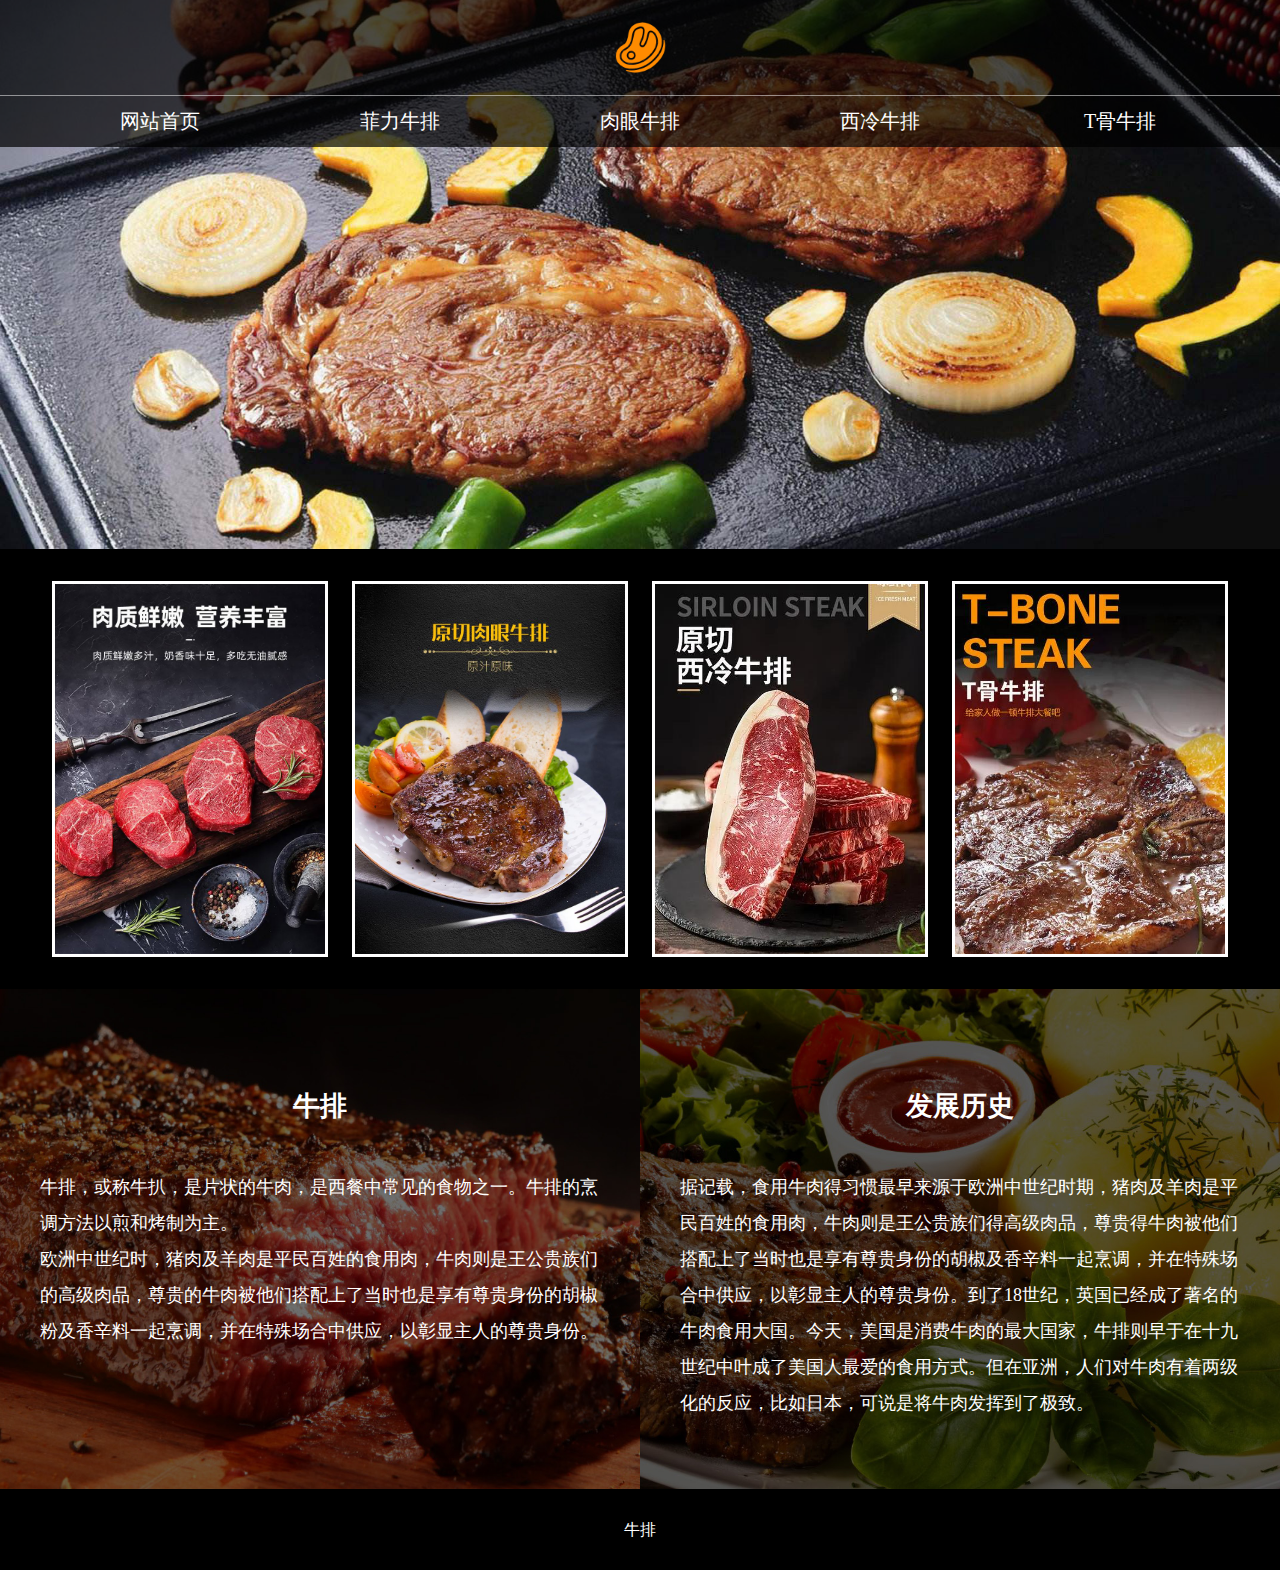
<file: zzh149/index.html>
<!DOCTYPE html>
<html lang="en">
<head>
<meta charset="utf-8">
<link href="css/all.css" rel="stylesheet" media="all" type="text/css" />
<title>牛排</title>
</head>
<body>
<header class="header">
  <div class="top"> <img width="75px" src="images/logo.png" /> </div>
  <div class="menu">
    <ul class="center">
      <li><a href="index.html">网站首页</a></li>
      <li><a href="feili.html">菲力牛排</a></li>
      <li><a href="rouyan.html">肉眼牛排</a></li>
      <li><a href="xileng.html">西冷牛排</a></li>
      <li><a href="tgu.html">T骨牛排</a></li>
    </ul>
  </div>
</header>
<div class="banner "> <img src="images/banner3.jpg" width="100%" /> </div>
<div class="mynew">
  <ul>
    <li><img src="images/3.jpg" /> </li>
    <li><img src="images/5.jpg" /> </li>
    <li><img src="images/6.jpg" /> </li>
    <li><img src="images/1.jpg" /> </li>
  </ul>
</div>
<div class="bg1">
  <div class="pd">
    <h2 align="center"><span>牛排</span></h2>
    <br>
    <p>牛排，或称牛扒，是片状的牛肉，是西餐中常见的食物之一。牛排的烹调方法以煎和烤制为主。</p>
    <p>欧洲中世纪时，猪肉及羊肉是平民百姓的食用肉，牛肉则是王公贵族们的高级肉品，尊贵的牛肉被他们搭配上了当时也是享有尊贵身份的胡椒粉及香辛料一起烹调，并在特殊场合中供应，以彰显主人的尊贵身份。</p>
    <br />
  </div>
</div>
<div class="bg2">
  <div class="pd">
    <h2 align="center"><span>发展历史</span></h2>
    <br>
    据记载，食用牛肉得习惯最早来源于欧洲中世纪时期，猪肉及羊肉是平民百姓的食用肉，牛肉则是王公贵族们得高级肉品，尊贵得牛肉被他们搭配上了当时也是享有尊贵身份的胡椒及香辛料一起烹调，并在特殊场合中供应，以彰显主人的尊贵身份。到了18世纪，英国已经成了著名的牛肉食用大国。今天，美国是消费牛肉的最大国家，牛排则早于在十九世纪中叶成了美国人最爱的食用方式。但在亚洲，人们对牛肉有着两级化的反应，比如日本，可说是将牛肉发挥到了极致。
    </p>
  </div>
</div>

<footer class="end">
  <p>牛排</p>
</footer>
<audio controls autoplay hidden loop autoplay>
  <source src="audio/music.mp3" type="audio/mpeg">
  您的浏览器不支持 audio 元素。
</audio>
</body>
</html>
</file>
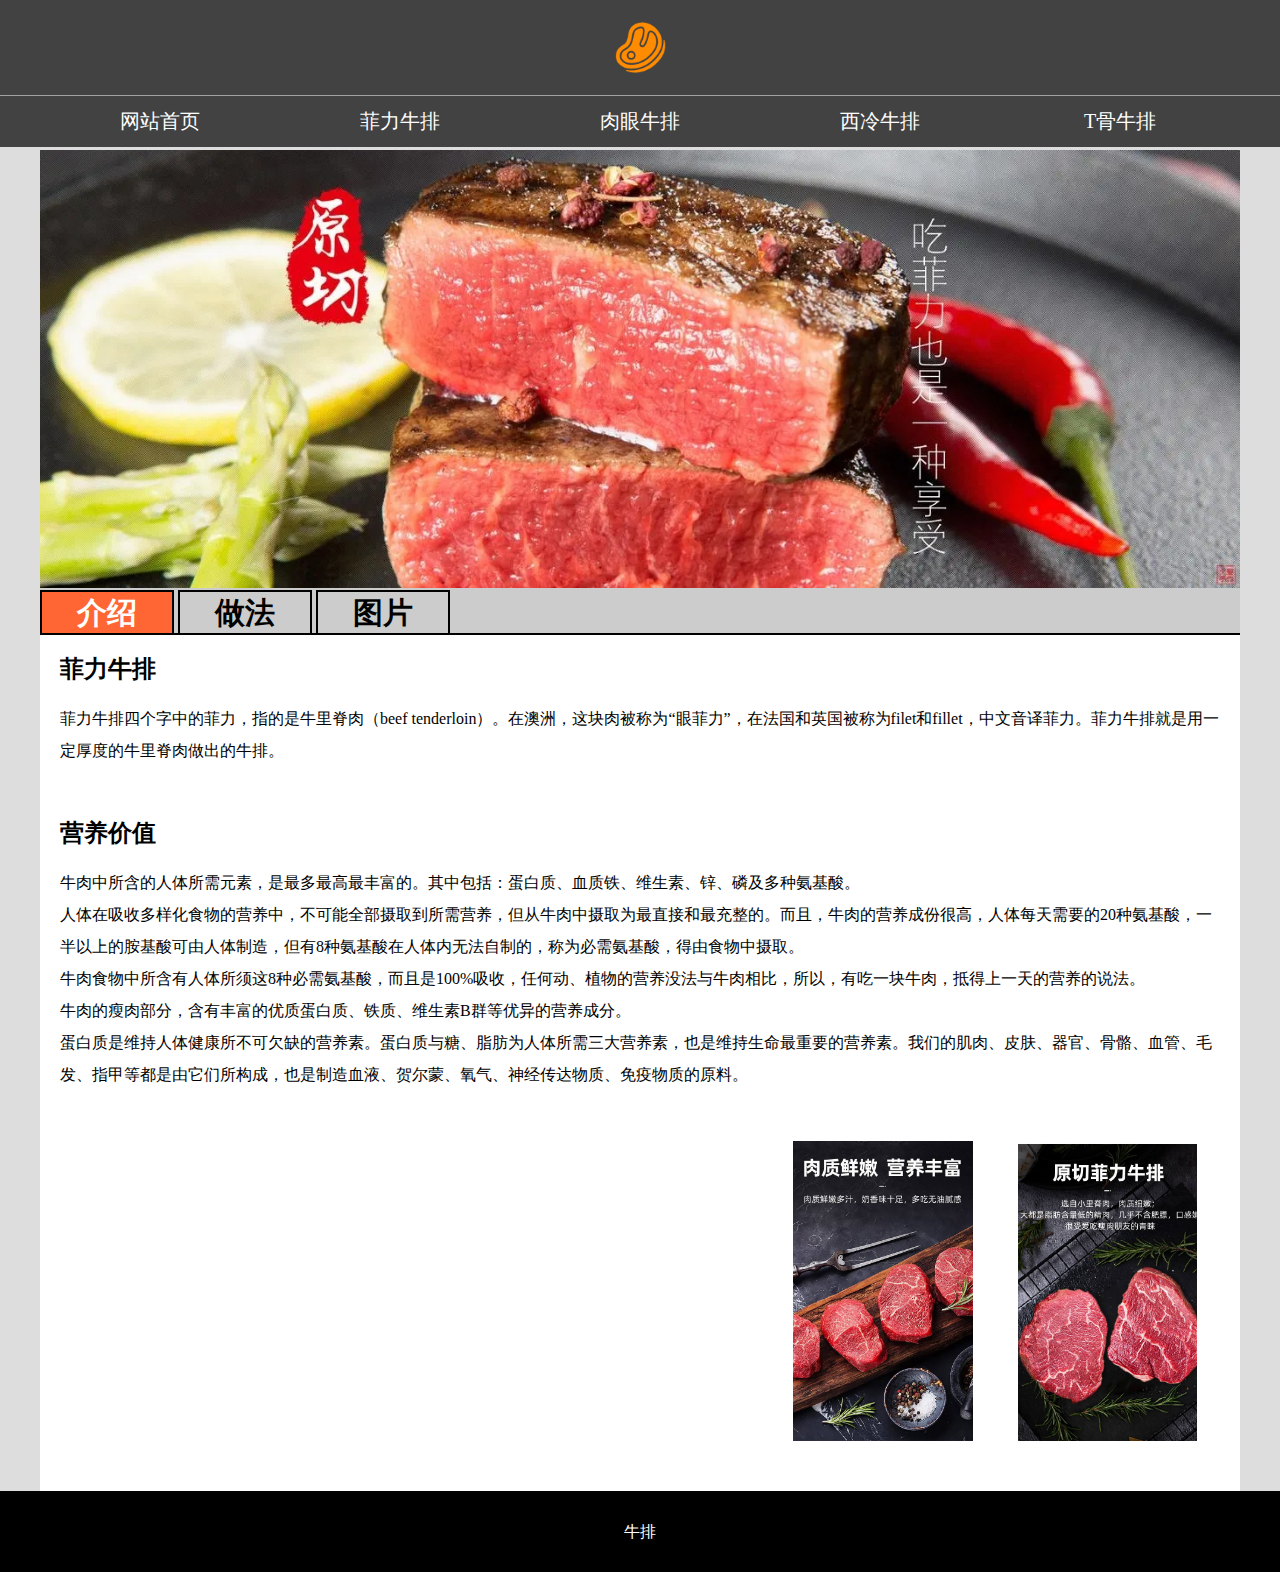
<file: zzh149/feili.html>
<!DOCTYPE html>
<html lang="en">
<head>
<meta charset="utf-8">
<link href="css/all.css" rel="stylesheet" media="all" type="text/css" />
<title>牛排</title>
</head>
<body>
<header class="header">
  <div class="top"> <img width="75px" src="images/logo.png" /> </div>
  <div class="menu">
    <ul class="center">
      <li><a href="index.html">网站首页</a></li>
      <li><a href="feili.html">菲力牛排</a></li>
      <li><a href="rouyan.html">肉眼牛排</a></li>
      <li><a href="xileng.html">西冷牛排</a></li>
      <li><a href="tgu.html">T骨牛排</a></li>
    </ul>
  </div>
</header>
<div class="hei"></div>
<div class="content">
  <div class="ban"><img src="images/fl.jpg" width="100%" /></div>
  <div class="bar2"> <a href="feili.html" class="hover">介绍</a> <a href="info1.html">做法</a> <a href="pic1.html">图片</a></div>
  <div class="con">
    <h3><span>菲力牛排</span></h3>
    菲力牛排四个字中的菲力，指的是牛里脊肉（beef tenderloin）。在澳洲，这块肉被称为“眼菲力”，在法国和英国被称为filet和fillet，中文音译菲力。菲力牛排就是用一定厚度的牛里脊肉做出的牛排。<br />
    <br />
    <h3><span>营养价值</span></h3>
    <p>牛肉中所含的人体所需元素，是最多最高最丰富的。其中包括：蛋白质、血质铁、维生素、锌、磷及多种氨基酸。</p>
    <p> 人体在吸收多样化食物的营养中，不可能全部摄取到所需营养，但从牛肉中摄取为最直接和最充整的。而且，牛肉的营养成份很高，人体每天需要的20种氨基酸，一半以上的胺基酸可由人体制造，但有8种氨基酸在人体内无法自制的，称为必需氨基酸，得由食物中摄取。 </p>
    <p>牛肉食物中所含有人体所须这8种必需氨基酸，而且是100%吸收，任何动、植物的营养没法与牛肉相比，所以，有吃一块牛肉，抵得上一天的营养的说法。</p>
    <p>牛肉的瘦肉部分，含有丰富的优质蛋白质、铁质、维生素B群等优异的营养成分。</p>
    <p> 蛋白质是维持人体健康所不可欠缺的营养素。蛋白质与糖、脂肪为人体所需三大营养素，也是维持生命最重要的营养素。我们的肌肉、皮肤、器官、骨骼、血管、毛发、指甲等都是由它们所构成，也是制造血液、贺尔蒙、氧气、神经传达物质、免疫物质的原料。 </p>
    <div class="wqjs"><img src="images/3.jpg" width="350" /> <img src="images/4.jpg" width="350" /></div>
  </div>
  <div class="clear"></div>
</div>
<footer class="end">
  <p>牛排</p>
</footer>
</body>
</html>
</file>
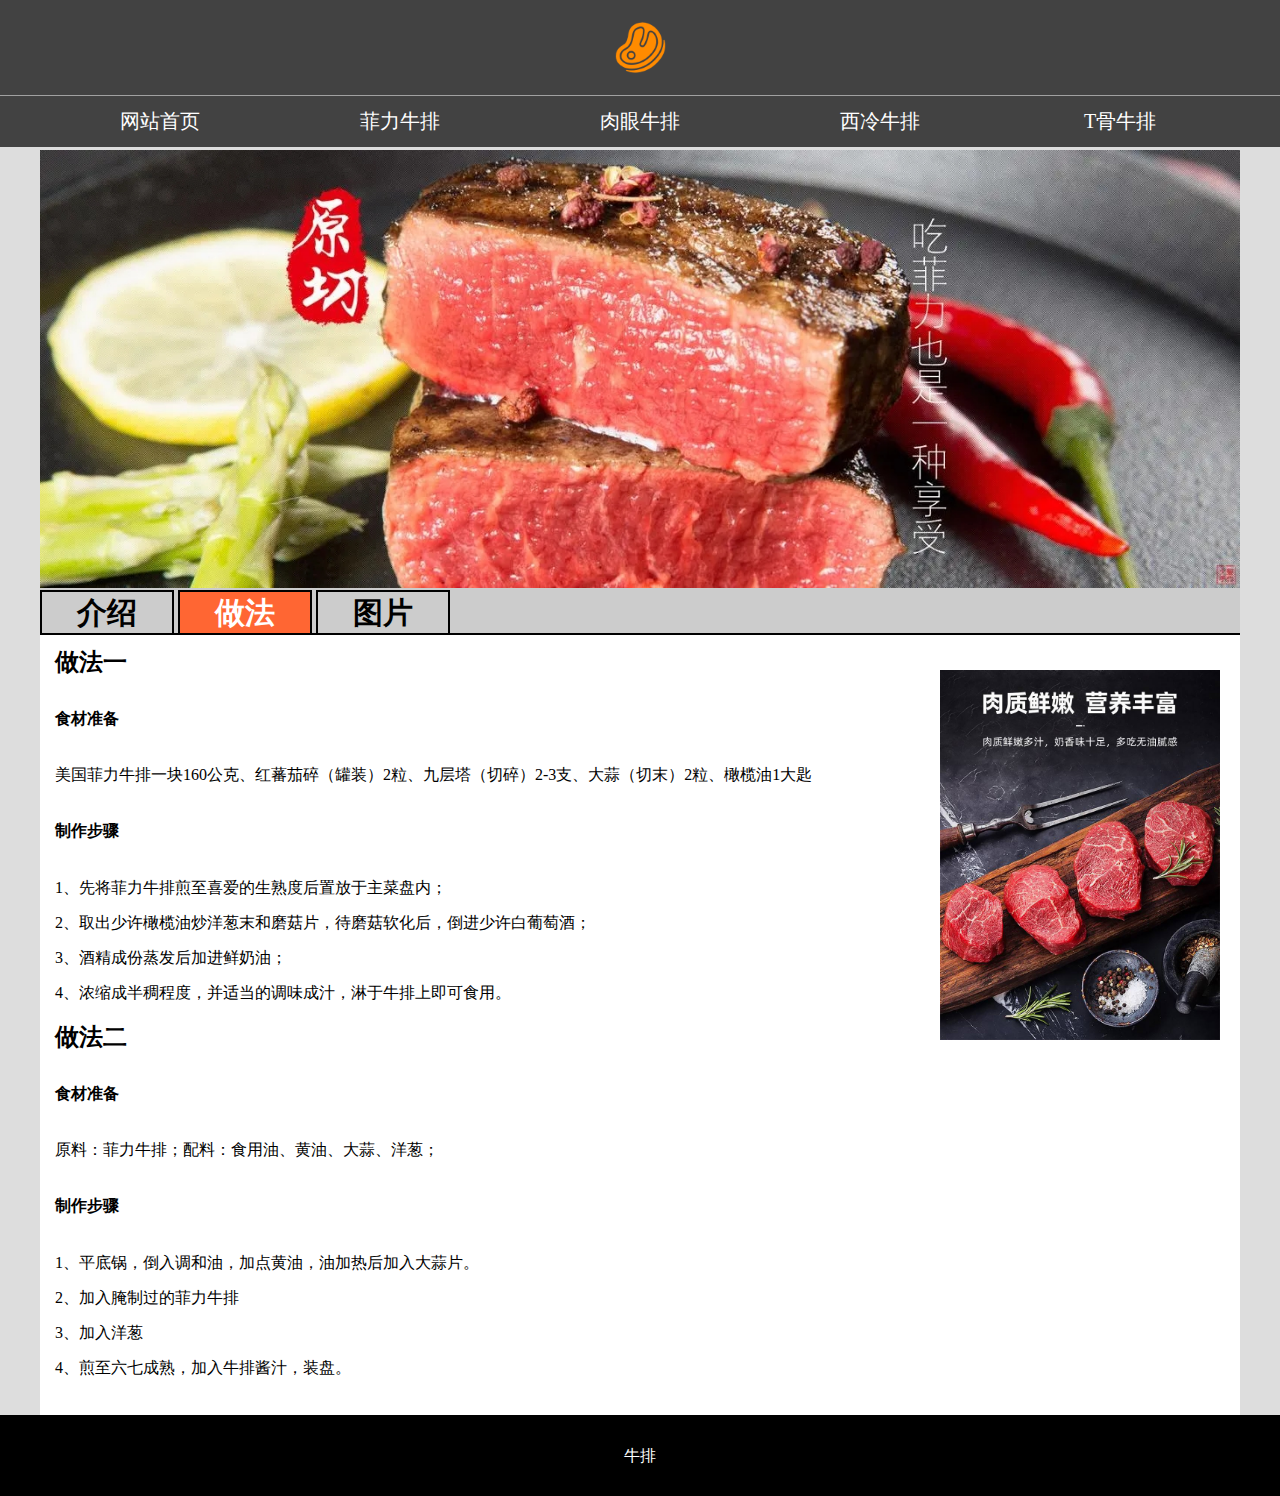
<file: zzh149/info1.html>
<!DOCTYPE html>
<html lang="en">

<head>
  <meta charset="utf-8">
  <link href="css/all.css" rel="stylesheet" media="all" type="text/css" />
  <title>牛排</title>
</head>

<body>
<header class="header">
  <div class="top"> <img width="75px" src="images/logo.png" /> 
  </div>
  <div class="menu">
    <ul class="center">
      <li><a href="index.html">网站首页</a></li>
      <li><a href="feili.html">菲力牛排</a></li>
      <li><a href="rouyan.html">肉眼牛排</a></li>
      <li><a href="xileng.html">西冷牛排</a></li>
      <li><a href="tgu.html">T骨牛排</a></li>
    </ul>
  </div>
  </header>
  <div class="hei"></div>
  <div class="content">
   
   <div class="ban"><img src="images/fl.jpg" width="100%" /></div>
   <div class="bar2">
    <a href="feili.html">介绍</a>
    <a href="info1.html" class="hover">做法</a>
    <a href="pic1.html">图片</a>
   </div>
    <div class="left">
      <h3><span>做法一</span></h3>
      <h4>食材准备</h4>
      <p>美国菲力牛排一块160公克、红蕃茄碎（罐装）2粒、九层塔（切碎）2-3支、大蒜（切末）2粒、橄榄油1大匙</p>
      <h4>制作步骤</h4>
      <p>1、先将菲力牛排煎至喜爱的生熟度后置放于主菜盘内；</p>
      <p>2、取出少许橄榄油炒洋葱末和磨菇片，待磨菇软化后，倒进少许白葡萄酒；</p>
      <p>3、酒精成份蒸发后加进鲜奶油；</p>
      <p>4、浓缩成半稠程度，并适当的调味成汁，淋于牛排上即可食用。</p>
      <h3><span>做法二</span></h3>
      <h4>食材准备</h4>
      <p>原料：菲力牛排；配料：食用油、黄油、大蒜、洋葱；</p>
      <h4>制作步骤</h4>
      <p>1、平底锅，倒入调和油，加点黄油，油加热后加入大蒜片。</p>
      <p>2、加入腌制过的菲力牛排</p>
      <p>3、加入洋葱</p>
      <p>4、煎至六七成熟，加入牛排酱汁，装盘。</p>
    </div>
    <div class="right">
    <br>

      <img src="images/3.jpg" width="300" /><br />
    
    </div>
    <div class="clear"> </div>
  </div>
 <footer class="end">
    <p>牛排</p>
  </footer>
</body>

</html>
</file>
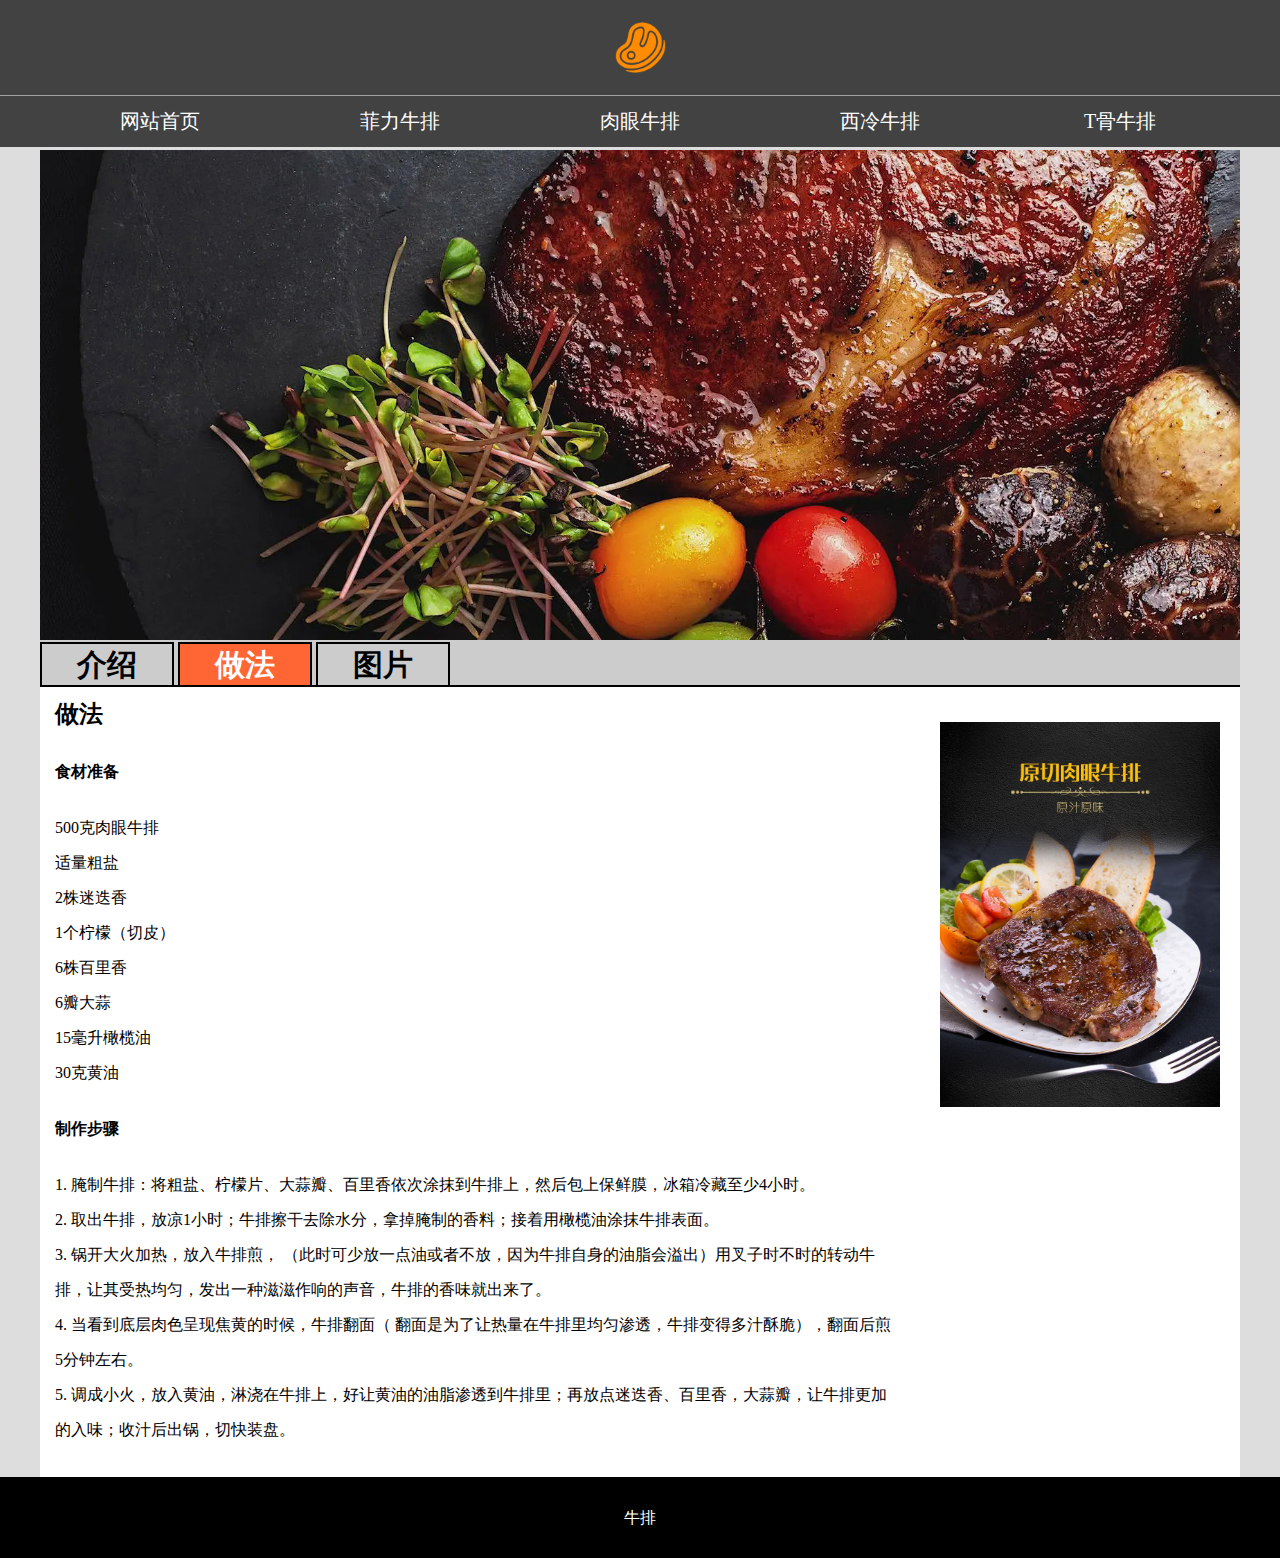
<file: zzh149/info2.html>
<!DOCTYPE html>
<html lang="en">
<head>
<meta charset="utf-8">
<link href="css/all.css" rel="stylesheet" media="all" type="text/css" />
<title>牛排</title>
</head>
<body>
<header class="header">
  <div class="top"> <img width="75px" src="images/logo.png" />  </div>
  <div class="menu">
    <ul class="center">
      <li><a href="index.html">网站首页</a></li>
      <li><a href="feili.html">菲力牛排</a></li>
      <li><a href="rouyan.html">肉眼牛排</a></li>
      <li><a href="xileng.html">西冷牛排</a></li>
      <li><a href="tgu.html">T骨牛排</a></li>
    </ul>
  </div>
</header>
<div class="hei"></div>
<div class="content">
  <div class="ban"><img src="images/ry.jpg" width="100%" /></div>
  <div class="bar2"> <a href="rouyan.html">介绍</a> <a href="info2.html" class="hover">做法</a> <a href="pic2.html">图片</a>  </div>
    <div class="left">
      <h3><span>做法</span></h3>
      <h4>食材准备</h4>
      <p>500克肉眼牛排</p>
      <p>适量粗盐</p>
      <p>2株迷迭香</p>
      <p>1个柠檬（切皮）</p>
      <p>6株百里香</p>
      <p>6瓣大蒜</p>
      <p>15毫升橄榄油</p>
      <p>30克黄油</p>
      <h4>制作步骤</h4>
      <p>1. 腌制牛排：将粗盐、柠檬片、大蒜瓣、百里香依次涂抹到牛排上，然后包上保鲜膜，冰箱冷藏至少4小时。</p>
      <p>2. 取出牛排，放凉1小时；牛排擦干去除水分，拿掉腌制的香料；接着用橄榄油涂抹牛排表面。</p>
      <p>3. 锅开大火加热，放入牛排煎， （此时可少放一点油或者不放，因为牛排自身的油脂会溢出）用叉子时不时的转动牛排，让其受热均匀，发出一种滋滋作响的声音，牛排的香味就出来了。</p>
      <p>4. 当看到底层肉色呈现焦黄的时候，牛排翻面（ 翻面是为了让热量在牛排里均匀渗透，牛排变得多汁酥脆），翻面后煎5分钟左右。</p>
      <p>5. 调成小火，放入黄油，淋浇在牛排上，好让黄油的油脂渗透到牛排里；再放点迷迭香、百里香，大蒜瓣，让牛排更加的入味；收汁后出锅，切快装盘。</p>
    </div>
    <div class="right">
      <br>

      <img src="images/5.jpg" width="300" /><br />
      
    </div>
    <div class="clear"> </div>
  </div>
  <footer class="end">
    <p>牛排</p>
  </footer>
</body>

</html>
</file>
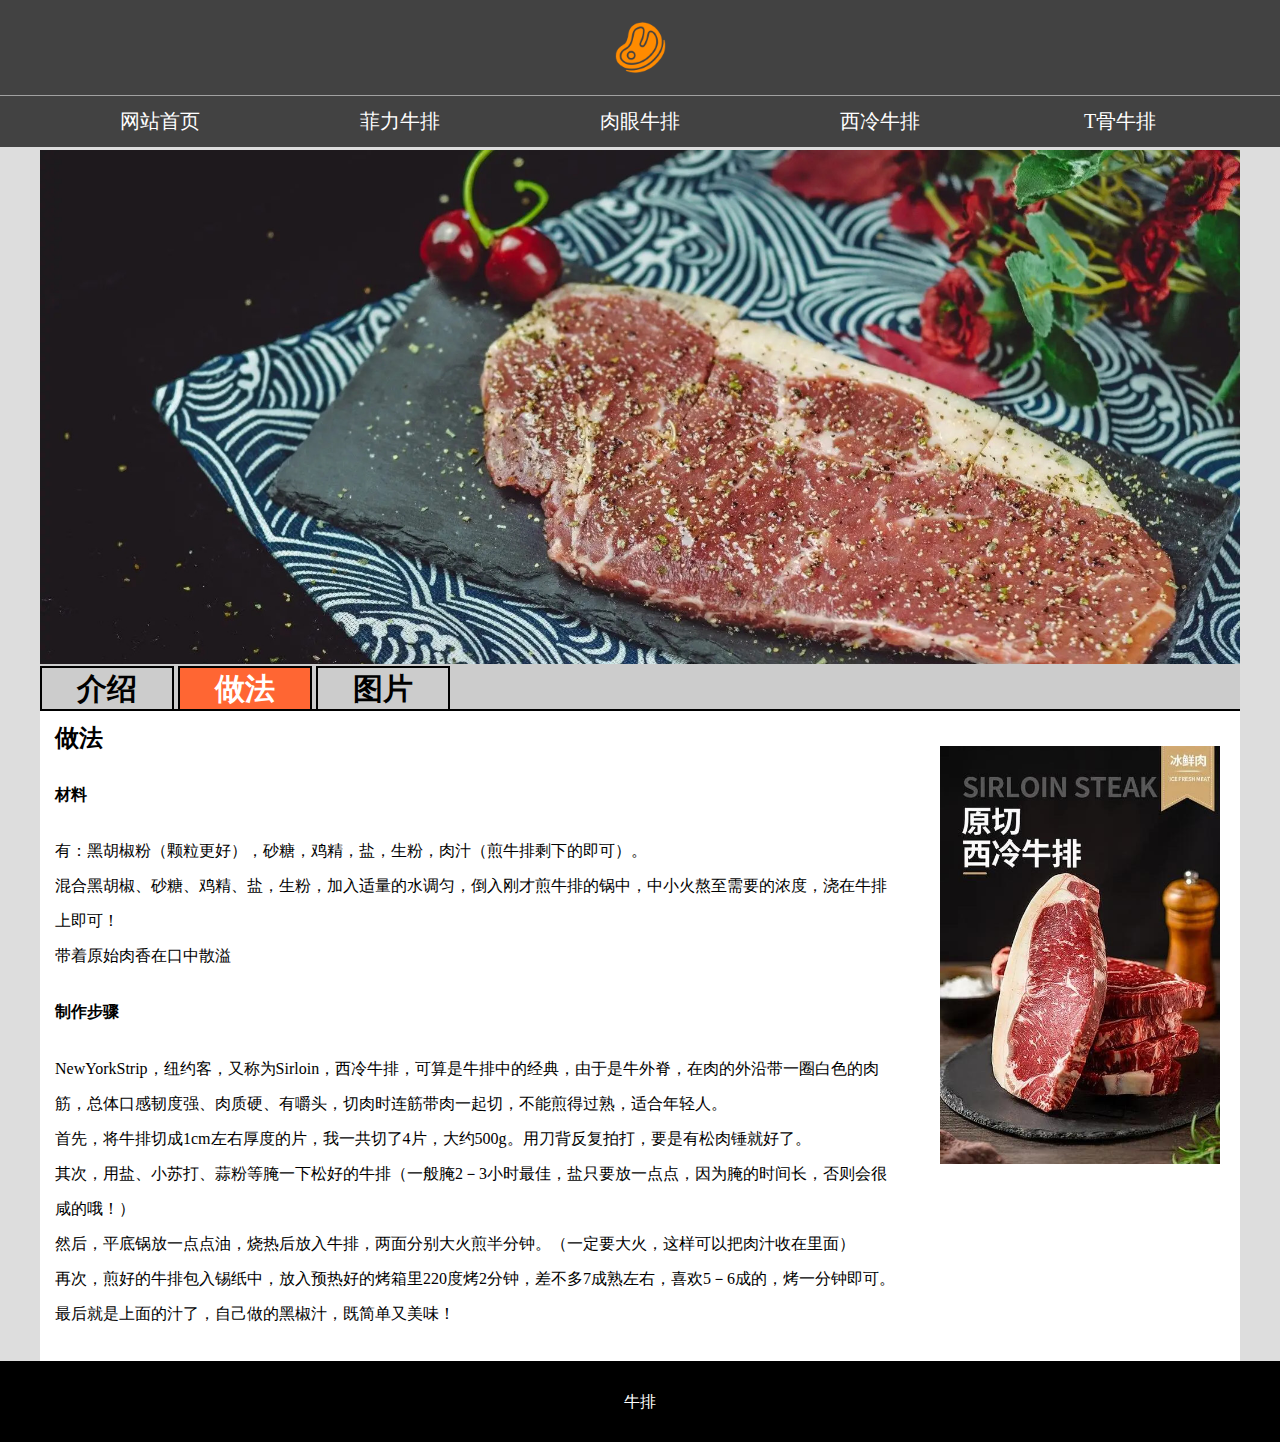
<file: zzh149/info3.html>
<!DOCTYPE html>
<html lang="en">
<head>
<meta charset="utf-8">
<link href="css/all.css" rel="stylesheet" media="all" type="text/css" />
<title>牛排</title>
</head>
<body>
<header class="header">
  <div class="top"> <img width="75px" src="images/logo.png" />  </div>
  <div class="menu">
    <ul class="center">
      <li><a href="index.html">网站首页</a></li>
      <li><a href="feili.html">菲力牛排</a></li>
      <li><a href="rouyan.html">肉眼牛排</a></li>
      <li><a href="xileng.html">西冷牛排</a></li>
      <li><a href="tgu.html">T骨牛排</a></li>
    </ul>
  </div>
</header>
<div class="hei"></div>
<div class="content">
  <div class="ban"><img src="images/xl.jpg" width="100%" /></div>
  <div class="bar2"> <a href="xileng.html">介绍</a> <a href="info3.html" class="hover">做法</a>  <a href="pic3.html">图片</a> </div>
    <div class="left">
      <h3><span>做法</span></h3>
      <h4>材料</h4>
      <p>有：黑胡椒粉（颗粒更好），砂糖，鸡精，盐，生粉，肉汁（煎牛排剩下的即可）。</p>
      <p>混合黑胡椒、砂糖、鸡精、盐，生粉，加入适量的水调匀，倒入刚才煎牛排的锅中，中小火熬至需要的浓度，浇在牛排上即可！</p>
      <p>带着原始肉香在口中散溢</p>
      <h4>制作步骤</h4>
      <p>NewYorkStrip，纽约客，又称为Sirloin，西冷牛排，可算是牛排中的经典，由于是牛外脊，在肉的外沿带一圈白色的肉筋，总体口感韧度强、肉质硬、有嚼头，切肉时连筋带肉一起切，不能煎得过熟，适合年轻人。</p>
      <p>首先，将牛排切成1cm左右厚度的片，我一共切了4片，大约500g。用刀背反复拍打，要是有松肉锤就好了。</p>
      <p>其次，用盐、小苏打、蒜粉等腌一下松好的牛排（一般腌2－3小时最佳，盐只要放一点点，因为腌的时间长，否则会很咸的哦！）</p>
      <p>然后，平底锅放一点点油，烧热后放入牛排，两面分别大火煎半分钟。（一定要大火，这样可以把肉汁收在里面）</p>
      <p>再次，煎好的牛排包入锡纸中，放入预热好的烤箱里220度烤2分钟，差不多7成熟左右，喜欢5－6成的，烤一分钟即可。</p>
      <p>最后就是上面的汁了，自己做的黑椒汁，既简单又美味！</p>
    </div>
    <div class="right">
    <br>

      <img src="images/6.jpg" width="300" /><br />
     
    </div>
    <div class="clear"> </div>
  </div>
 <footer class="end">
    <p>牛排</p>
  </footer>
</body>

</html>
</file>
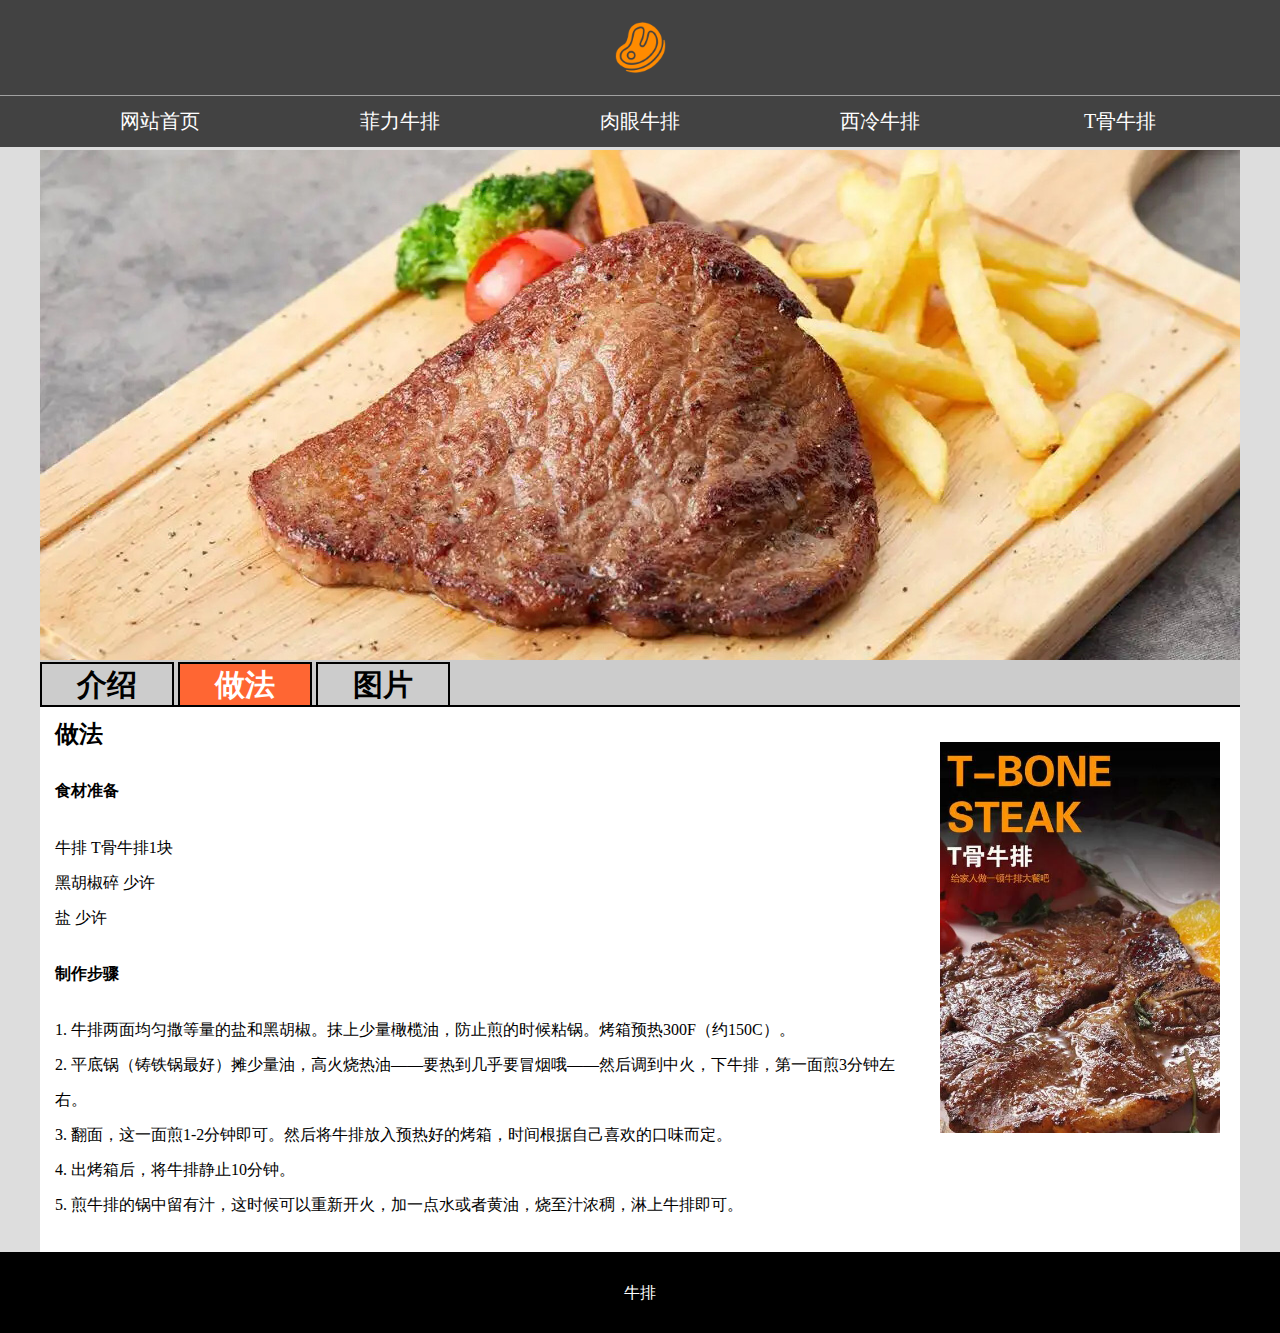
<file: zzh149/info4.html>
<!DOCTYPE html>
<html lang="en">
<head>
<meta charset="utf-8">
<link href="css/all.css" rel="stylesheet" media="all" type="text/css" />
<title>牛排</title>
</head>
<body>
<header class="header">
  <div class="top"> <img width="75px" src="images/logo.png" /> </div>
  <div class="menu">
    <ul class="center">
      <li><a href="index.html">网站首页</a></li>
      <li><a href="feili.html">菲力牛排</a></li>
      <li><a href="rouyan.html">肉眼牛排</a></li>
      <li><a href="xileng.html">西冷牛排</a></li>
      <li><a href="tgu.html">T骨牛排</a></li>
    </ul>
  </div>
</header>
<div class="hei"></div>
<div class="content">
  <div class="ban"><img src="images/tg.jpg" width="100%" /></div>
  <div class="bar2"> <a href="tgu.html">介绍</a> <a href="info4.html" class="hover">做法</a> <a href="pic4.html" >图片</a></div>
  <div class="left">
    <h3><span>做法</span></h3>
    <h4>食材准备</h4>
    <p>牛排 T骨牛排1块</p>
    <p>黑胡椒碎 少许</p>
    <p> 盐 少许</p>
    <h4>制作步骤</h4>
    <p>1. 牛排两面均匀撒等量的盐和黑胡椒。抹上少量橄榄油，防止煎的时候粘锅。烤箱预热300F（约150C）。</p>
    <p>2. 平底锅（铸铁锅最好）摊少量油，高火烧热油——要热到几乎要冒烟哦——然后调到中火，下牛排，第一面煎3分钟左右。</p>
    <p>3. 翻面，这一面煎1-2分钟即可。然后将牛排放入预热好的烤箱，时间根据自己喜欢的口味而定。</p>
    <p>4. 出烤箱后，将牛排静止10分钟。</p>
    <p>5. 煎牛排的锅中留有汁，这时候可以重新开火，加一点水或者黄油，烧至汁浓稠，淋上牛排即可。</p>
  </div>
  <div class="right"> <br>
    <img src="images/1.jpg" width="300"/><br />
  </div>
  <div class="clear"> </div>
</div>
<footer class="end">
  <p>牛排</p>
</footer>
</body>
</html>
</file>
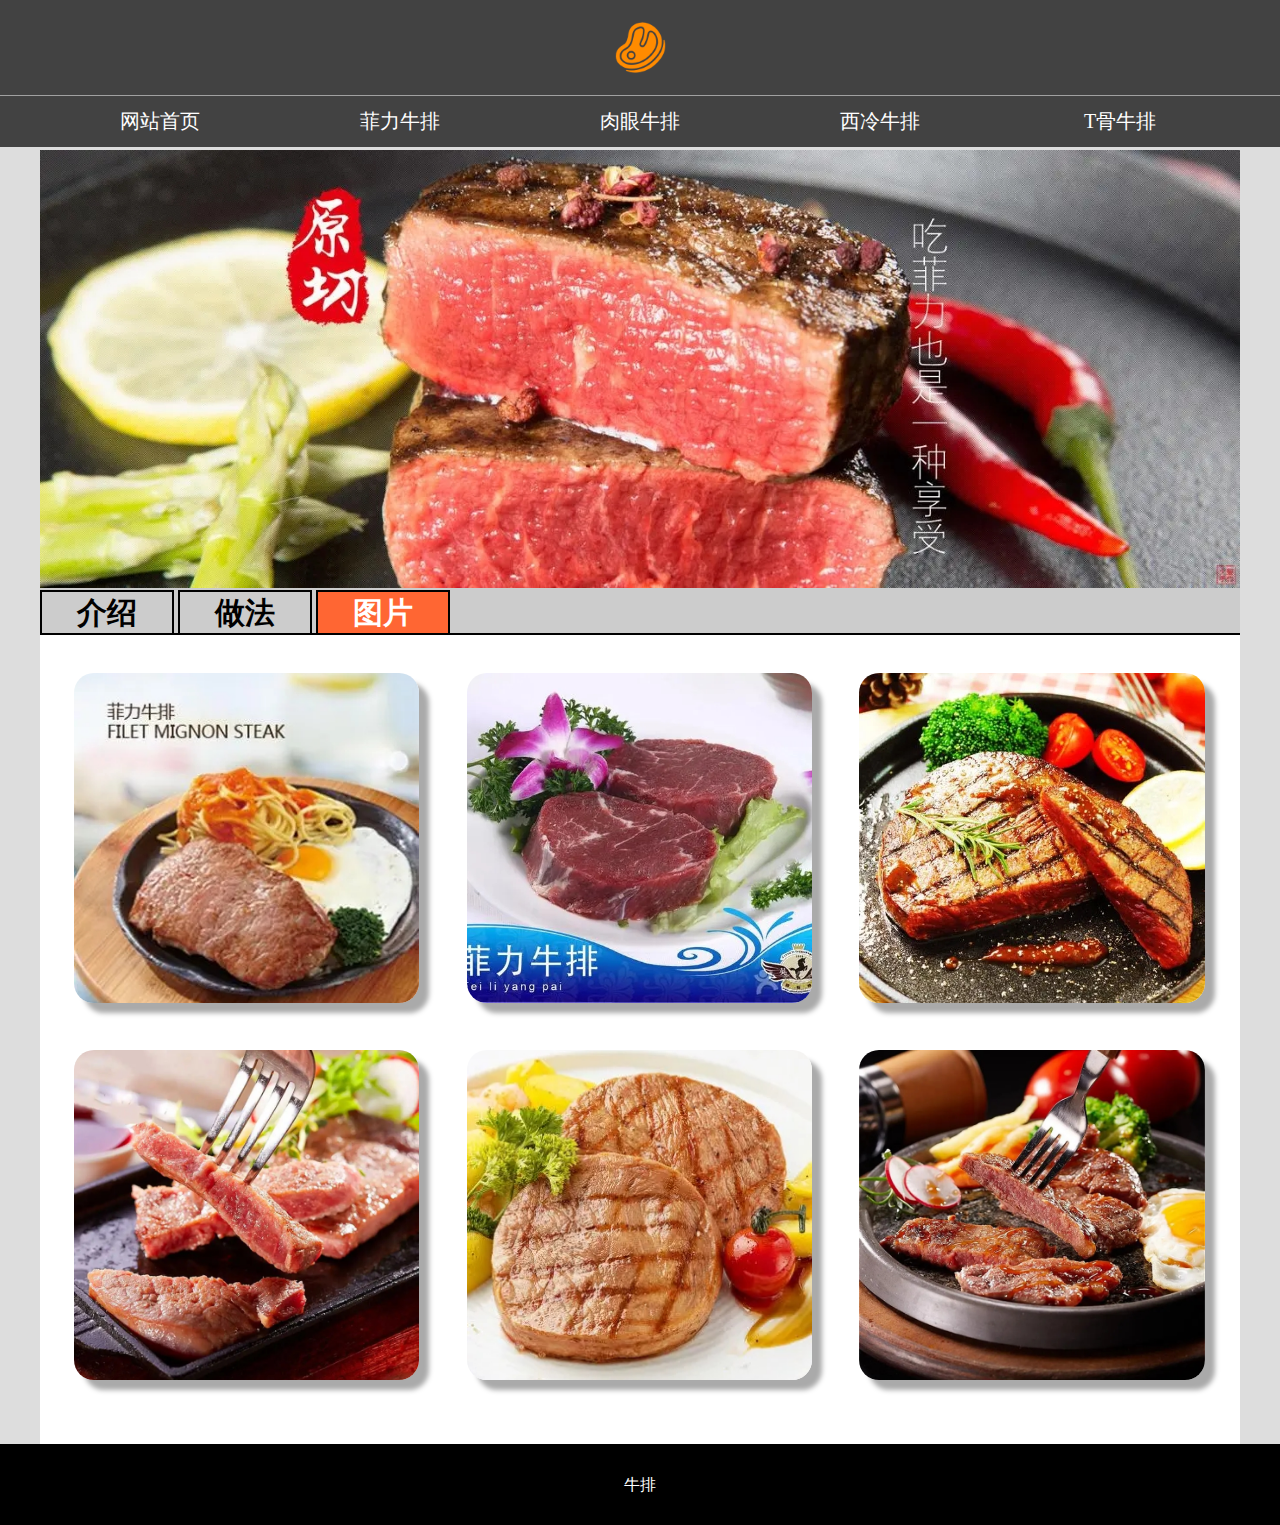
<file: zzh149/pic1.html>
<!DOCTYPE html>
<html lang="en">
<head>
<meta charset="utf-8">
<link href="css/all.css" rel="stylesheet" media="all" type="text/css" />
<title>牛排</title>
</head>
<body>
<header class="header">
  <div class="top"> <img width="75px" src="images/logo.png" /> </div>
  <div class="menu">
    <ul class="center">
      <li><a href="index.html">网站首页</a></li>
      <li><a href="feili.html">菲力牛排</a></li>
      <li><a href="rouyan.html">肉眼牛排</a></li>
      <li><a href="xileng.html">西冷牛排</a></li>
      <li><a href="tgu.html">T骨牛排</a></li>
    </ul>
  </div>
</header>
<div class="hei"></div>
<div class="content">
  <div class="ban"><img src="images/fl.jpg" width="100%" /></div>
  <div class="bar2"> <a href="feili.html">介绍</a> <a href="info1.html">做法</a> <a href="pic1.html" class="hover">图片</a> </div>
  <div class="list">
   <ul>
    <li>
	 <img src="images/c1.jpg">
	</li>
	<li>
	 <img src="images/c2.jpg">
	</li>
	<li>
	 <img src="images/c3.jpg">
	</li>
	<li>
	 <img src="images/c4.jpg">
	</li>
	<li>
	 <img src="images/c5.jpg">
	</li>
	<li>
	 <img src="images/c6.jpg">
	</li>
   </ul>
  </div>
  <div class="clear"> </div>
</div>
<footer class="end">
  <p>牛排</p>
</footer>
</body>
</html>
</file>
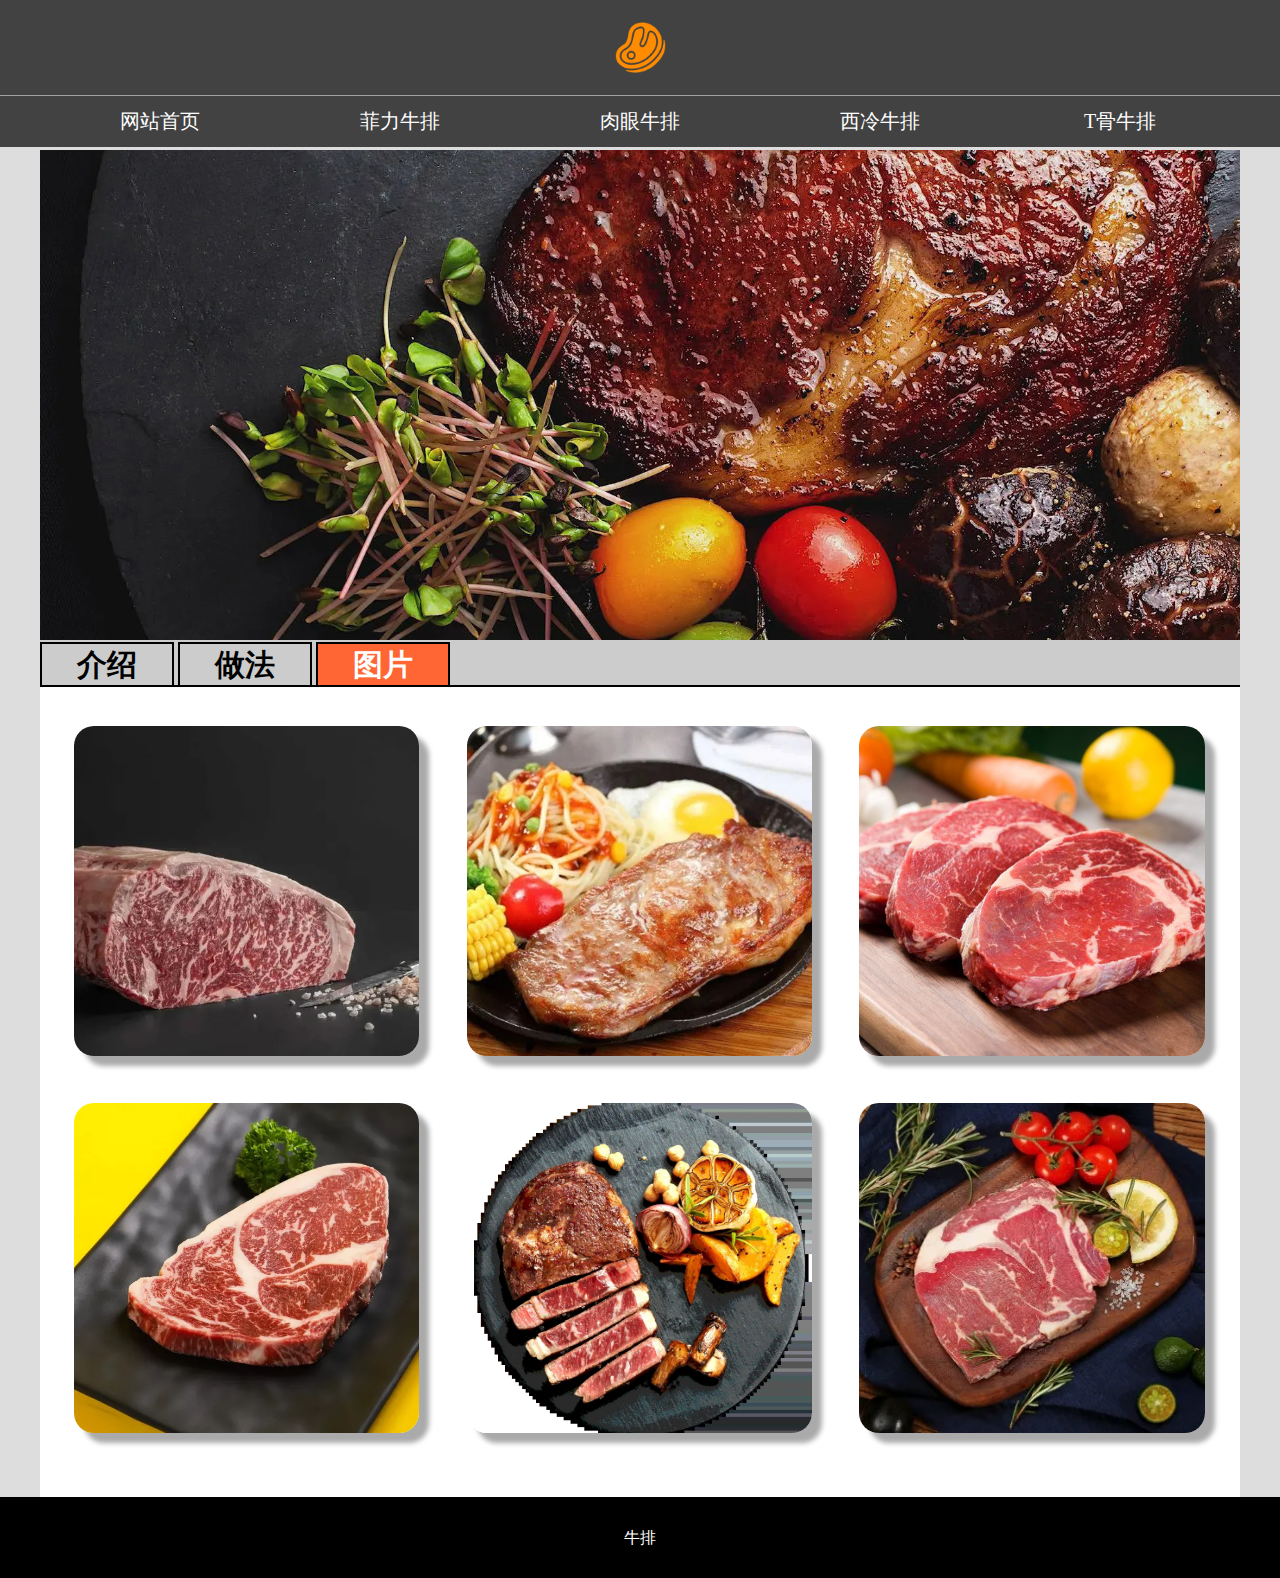
<file: zzh149/pic2.html>
<!DOCTYPE html>
<html lang="en">
<head>
<meta charset="utf-8">
<link href="css/all.css" rel="stylesheet" media="all" type="text/css" />
<title>牛排</title>
</head>
<body>
<header class="header">
  <div class="top"> <img width="75px" src="images/logo.png" /> </div>
  <div class="menu">
    <ul class="center">
      <li><a href="index.html">网站首页</a></li>
      <li><a href="feili.html">菲力牛排</a></li>
      <li><a href="rouyan.html">肉眼牛排</a></li>
      <li><a href="xileng.html">西冷牛排</a></li>
      <li><a href="tgu.html">T骨牛排</a></li>
    </ul>
  </div>
</header>
<div class="hei"></div>
<div class="content">
  <div class="ban"><img src="images/ry.jpg" width="100%" /></div>
  <div class="bar2"> <a href="rouyan.html">介绍</a> <a href="info2.html">做法</a> <a href="pic2.html" class="hover">图片</a> </div>
  <div class="list">
   <ul>
    <li>
	 <img src="images/e1.jpg">
	</li>
	<li>
	 <img src="images/e2.jpg">
	</li>
	<li>
	 <img src="images/e3.jpg">
	</li>
	<li>
	 <img src="images/e4.jpg">
	</li>
	<li>
	 <img src="images/e5.jpg">
	</li>
	<li>
	 <img src="images/e6.jpg">
	</li>
   </ul>
  </div>
  <div class="clear"> </div>
</div>
<footer class="end">
  <p>牛排</p>
</footer>
</body>
</html>
</file>
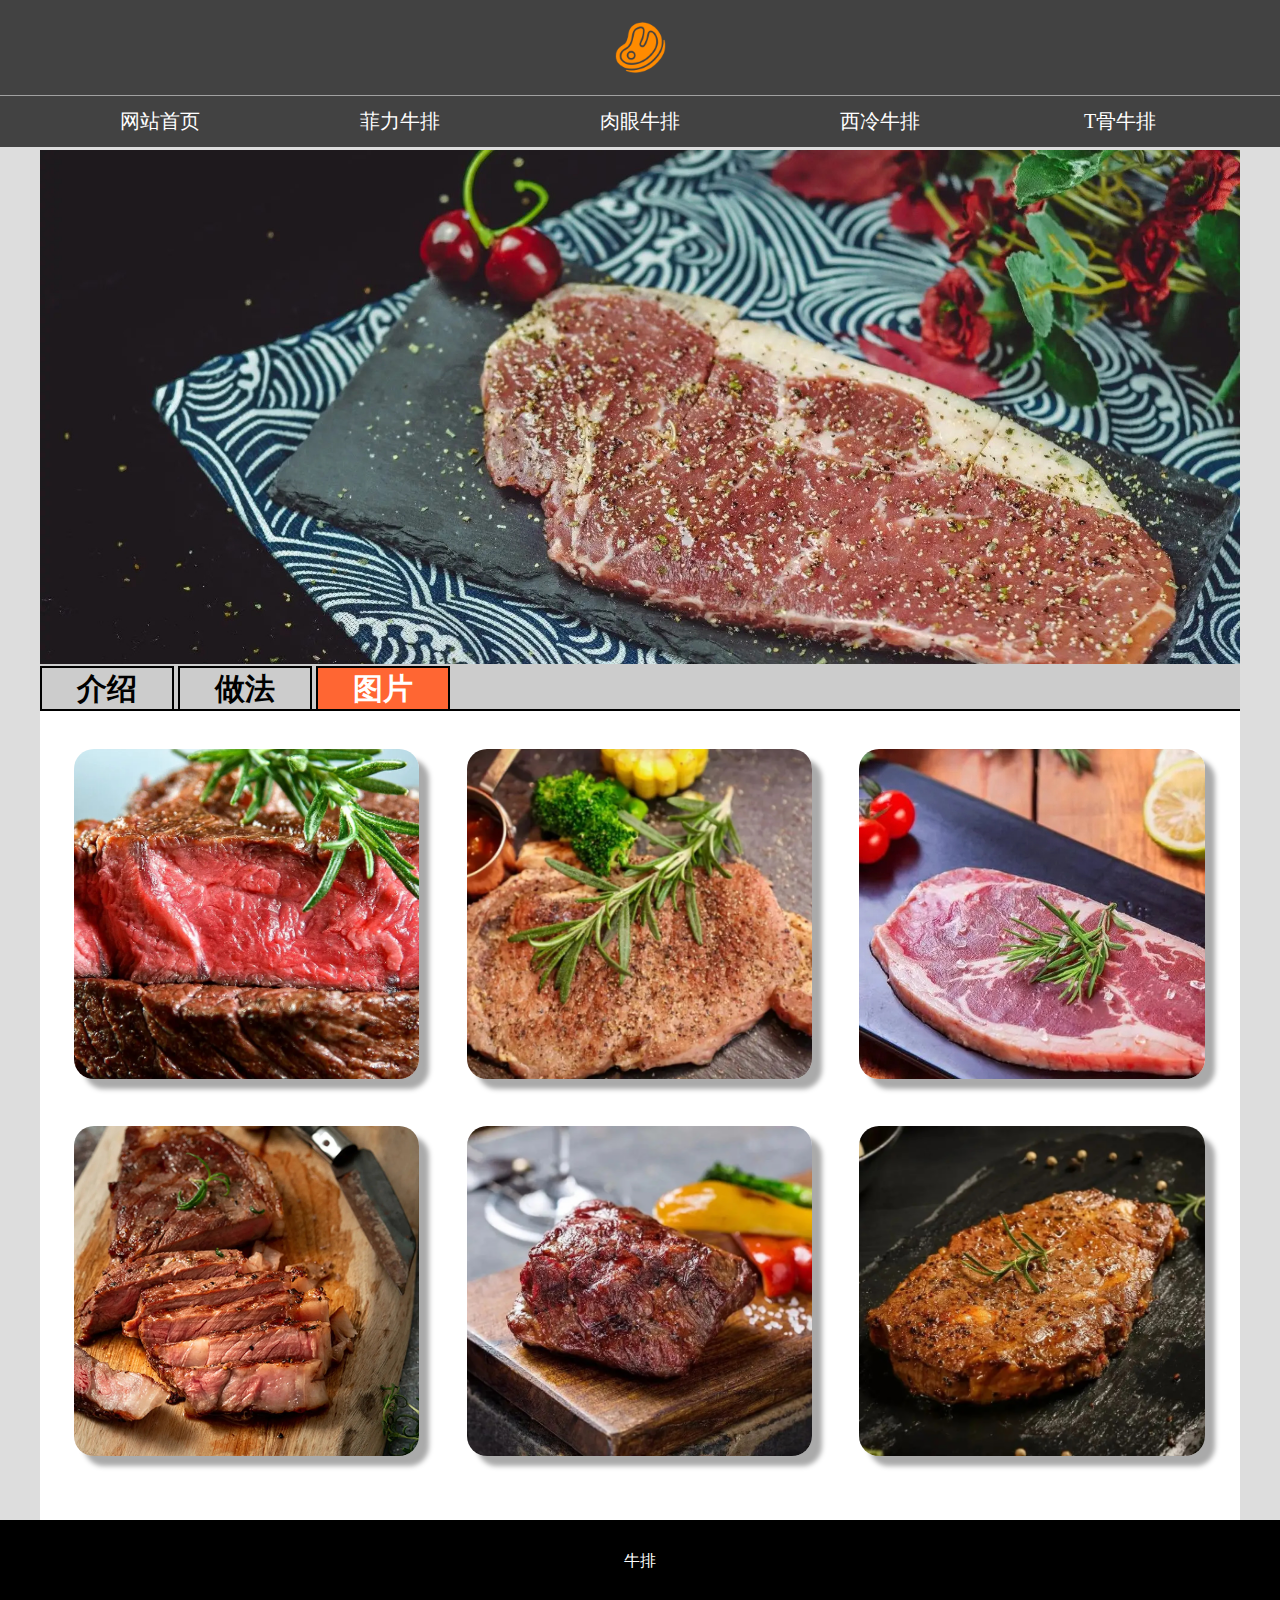
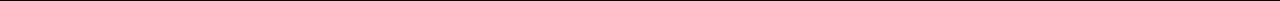
<file: zzh149/pic3.html>
<!DOCTYPE html>
<html lang="en">
<head>
<meta charset="utf-8">
<link href="css/all.css" rel="stylesheet" media="all" type="text/css" />
<title>牛排</title>
</head>
<body>
<header class="header">
  <div class="top"> <img width="75px" src="images/logo.png" /> </div>
  <div class="menu">
    <ul class="center">
      <li><a href="index.html">网站首页</a></li>
      <li><a href="feili.html">菲力牛排</a></li>
      <li><a href="rouyan.html">肉眼牛排</a></li>
      <li><a href="xileng.html">西冷牛排</a></li>
      <li><a href="tgu.html">T骨牛排</a></li>
    </ul>
  </div>
</header>
<div class="hei"></div>
<div class="content">
  <div class="ban"><img src="images/xl.jpg" width="100%" /></div>
  <div class="bar2"> <a href="xileng.html">介绍</a> <a href="info3.html">做法</a> <a href="pic3.html" class="hover">图片</a>  </div>
  <div class="list">
    <ul>
      <li> <img src="images/f1.jpg"> </li>
      <li> <img src="images/f2.jpg"> </li>
      <li> <img src="images/f3.jpg"> </li>
      <li> <img src="images/f4.jpg"> </li>
      <li> <img src="images/f5.jpg"> </li>
      <li> <img src="images/f6.jpg"> </li>
    </ul>
  </div>
  <div class="clear"> </div>
</div>
 <footer class="end">
    <p>牛排</p>
  </footer>
</body>
</html>
</file>
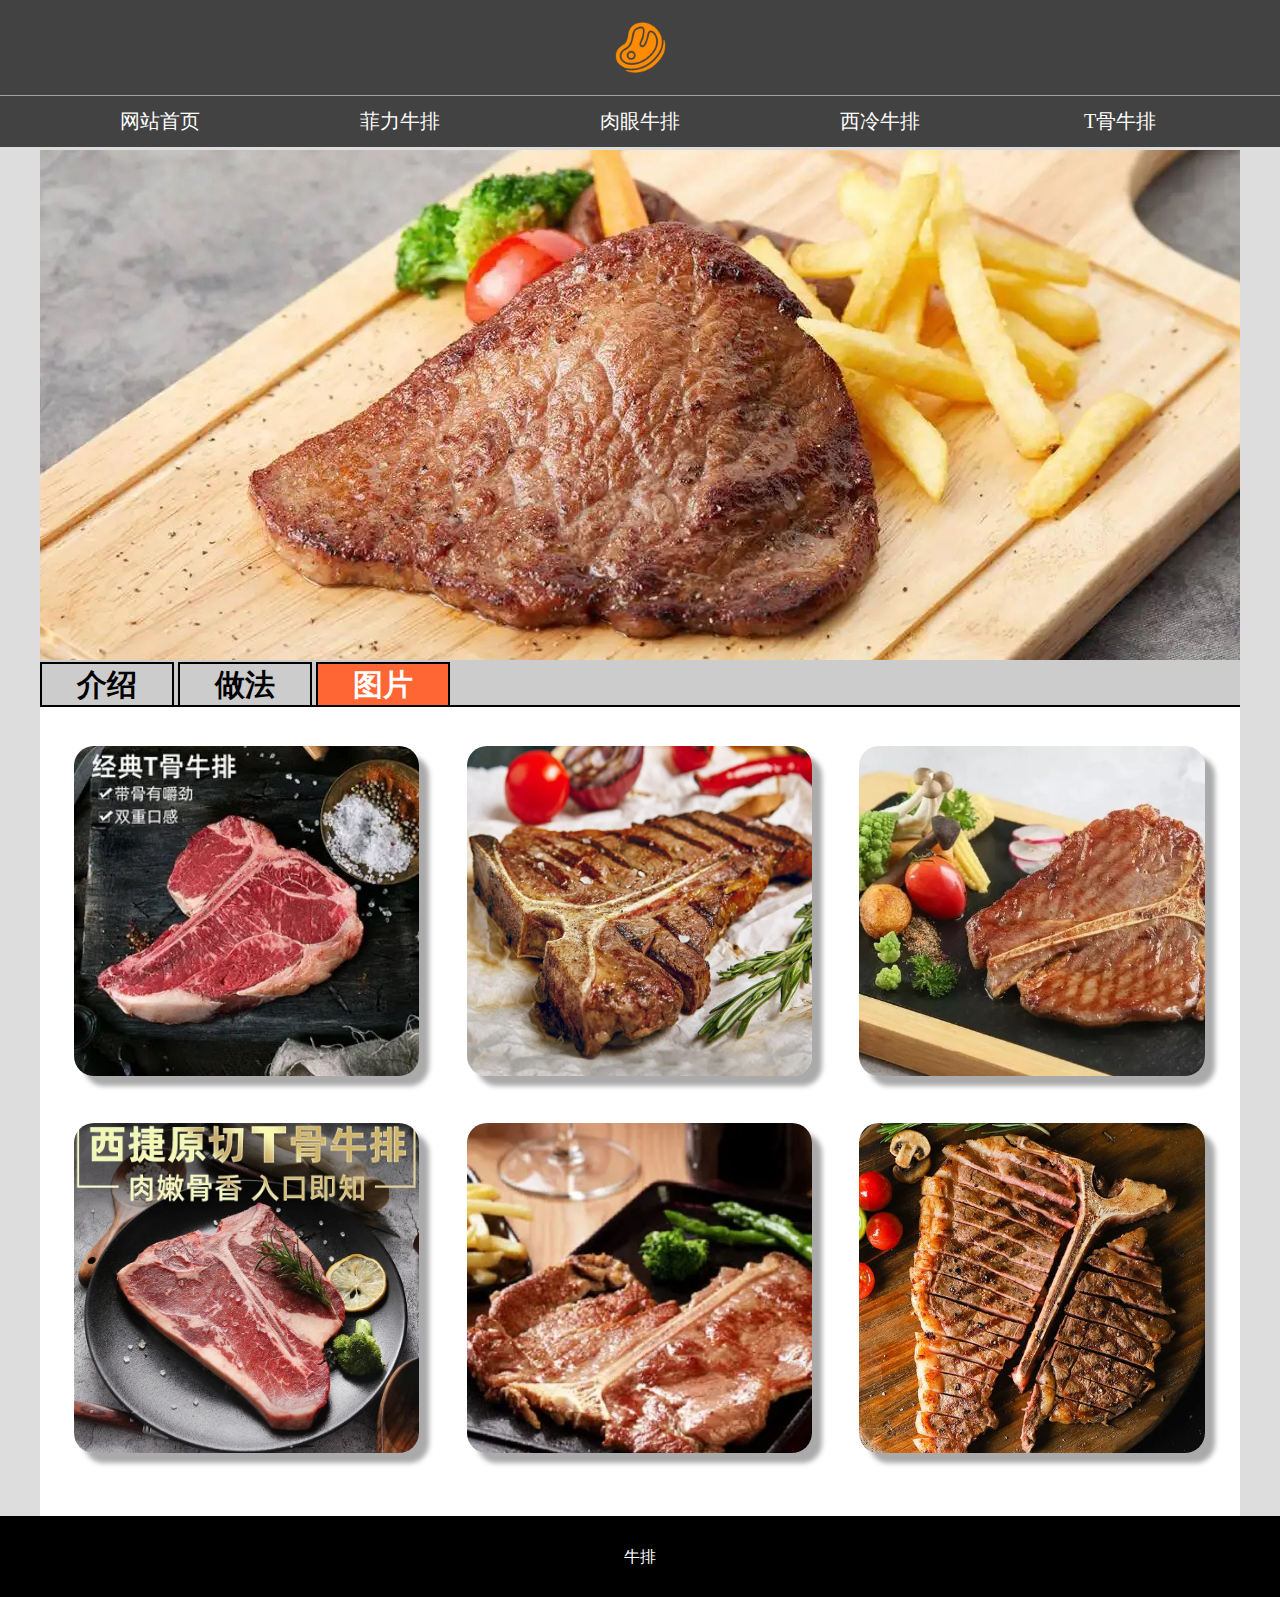
<file: zzh149/pic4.html>
<!DOCTYPE html>
<html lang="en">
<head>
<meta charset="utf-8">
<link href="css/all.css" rel="stylesheet" media="all" type="text/css" />
<title>牛排</title>
</head>
<body>
<header class="header">
  <div class="top"> <img width="75px" src="images/logo.png" /> </div>
  <div class="menu">
    <ul class="center">
      <li><a href="index.html">网站首页</a></li>
      <li><a href="feili.html">菲力牛排</a></li>
      <li><a href="rouyan.html">肉眼牛排</a></li>
      <li><a href="xileng.html">西冷牛排</a></li>
      <li><a href="tgu.html">T骨牛排</a></li>
    </ul>
  </div>
</header>
<div class="hei"></div>
<div class="content">
  <div class="ban"><img src="images/tg.jpg" width="100%" /></div>
  <div class="bar2"> <a href="tgu.html" >介绍</a> <a href="info4.html">做法</a> <a href="pic4.html" class="hover">图片</a></div>
  <div class="list">
    <ul>
      <li> <img src="images/h1.jpg"> </li>
      <li> <img src="images/h2.jpg"> </li>
      <li> <img src="images/h3.jpg"> </li>
      <li> <img src="images/h4.jpg"> </li>
      <li> <img src="images/h5.jpg"> </li>
      <li> <img src="images/h6.jpg"> </li>
    </ul>
  </div>
</div>
<footer class="end">
  <p>牛排</p>
</footer>
</body>
</html>
</file>
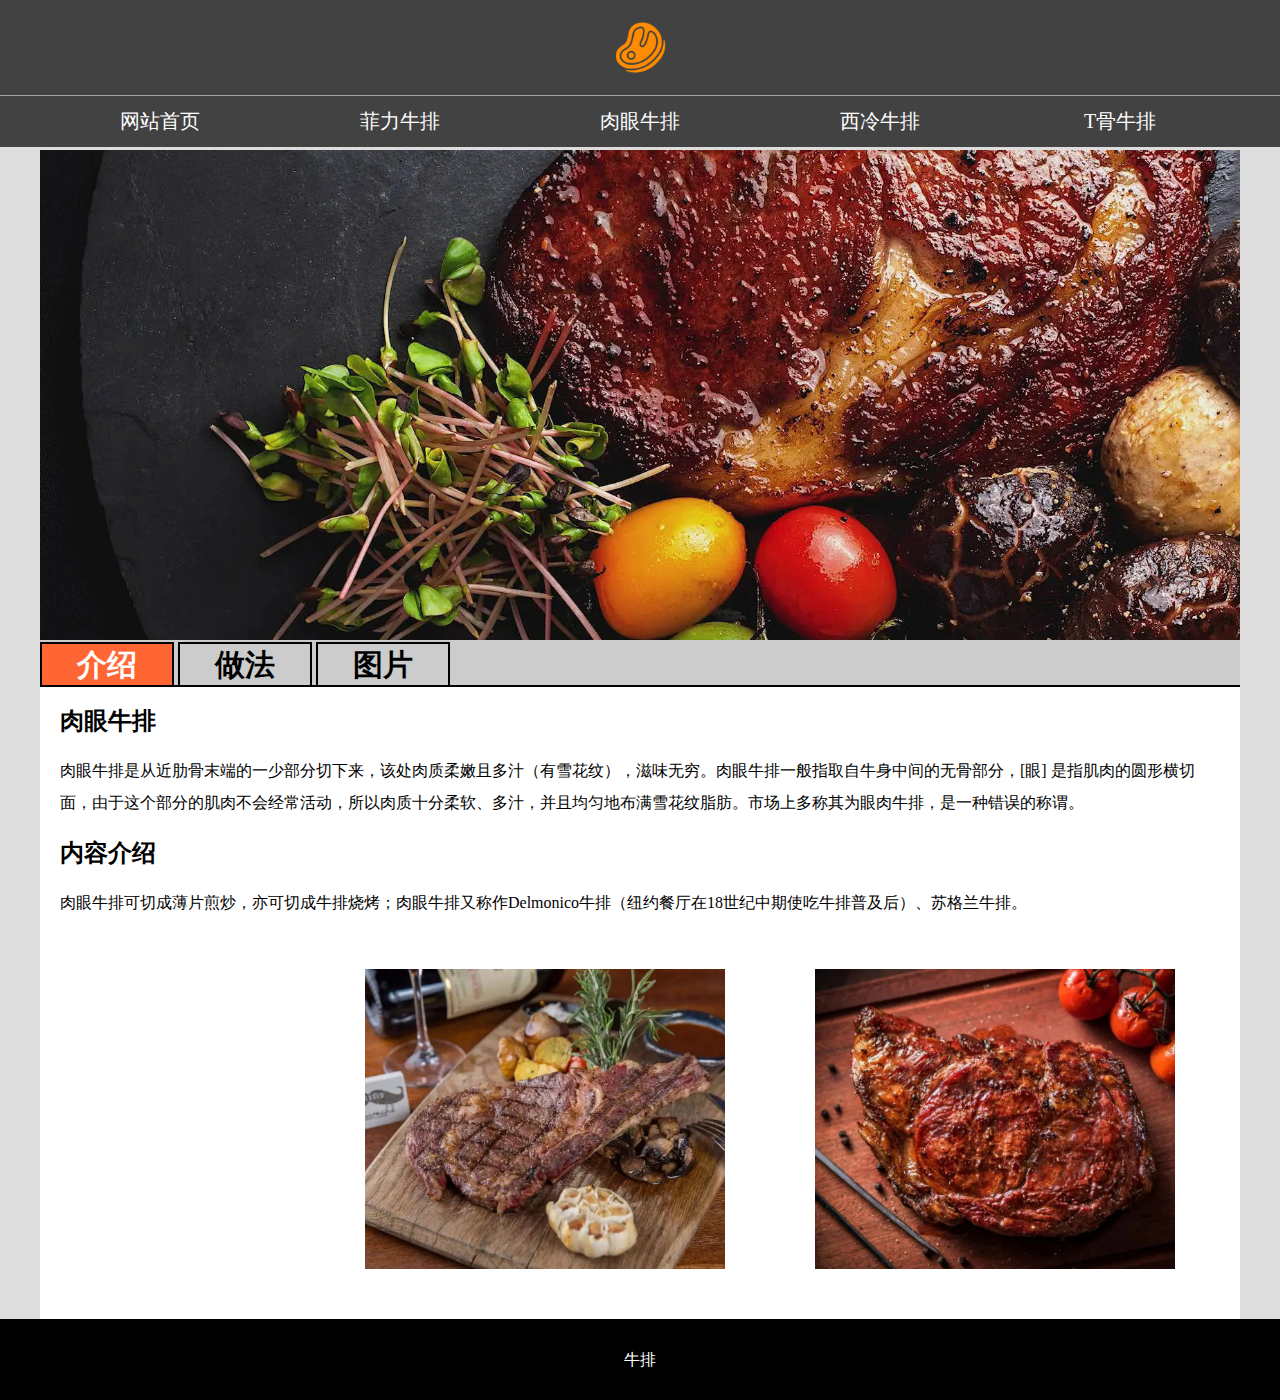
<file: zzh149/rouyan.html>
<!DOCTYPE html>
<html lang="en">
<head>
<meta charset="utf-8">
<link href="css/all.css" rel="stylesheet" media="all" type="text/css" />
<title>牛排</title>
</head>
<body>
<header class="header">
  <div class="top"> <img width="75px" src="images/logo.png" />  </div>
  <div class="menu">
    <ul class="center">
      <li><a href="index.html">网站首页</a></li>
      <li><a href="feili.html">菲力牛排</a></li>
      <li><a href="rouyan.html">肉眼牛排</a></li>
      <li><a href="xileng.html">西冷牛排</a></li>
      <li><a href="tgu.html">T骨牛排</a></li>
    </ul>
  </div>
</header>
<div class="hei"></div>
<div class="content">
  <div class="ban"><img src="images/ry.jpg" width="100%" /></div>
  <div class="bar2"> <a href="rouyan.html" class="hover">介绍</a> <a href="info2.html">做法</a>  <a href="pic2.html">图片</a> </div>
  <div class="con">
    <h3><span>肉眼牛排</span></h3>
    肉眼牛排是从近肋骨末端的一少部分切下来，该处肉质柔嫩且多汁（有雪花纹），滋味无穷。肉眼牛排一般指取自牛身中间的无骨部分，[眼]
    是指肌肉的圆形横切面，由于这个部分的肌肉不会经常活动，所以肉质十分柔软、多汁，并且均匀地布满雪花纹脂肪。市场上多称其为眼肉牛排，是一种错误的称谓。 <br />
    <h3><span>内容介绍</span></h3>
    肉眼牛排可切成薄片煎炒，亦可切成牛排烧烤；肉眼牛排又称作Delmonico牛排（纽约餐厅在18世纪中期使吃牛排普及后）、苏格兰牛排。
    </p>
    <div class="wqjs"><img src="images/r1.jpg" width="350" /> <img src="images/r2.jpg" width="350" /></div>
	<div class="clear"></div>
  </div>
</div>
 <footer class="end">
    <p>牛排</p>
  </footer>
</body>
</html>
</file>
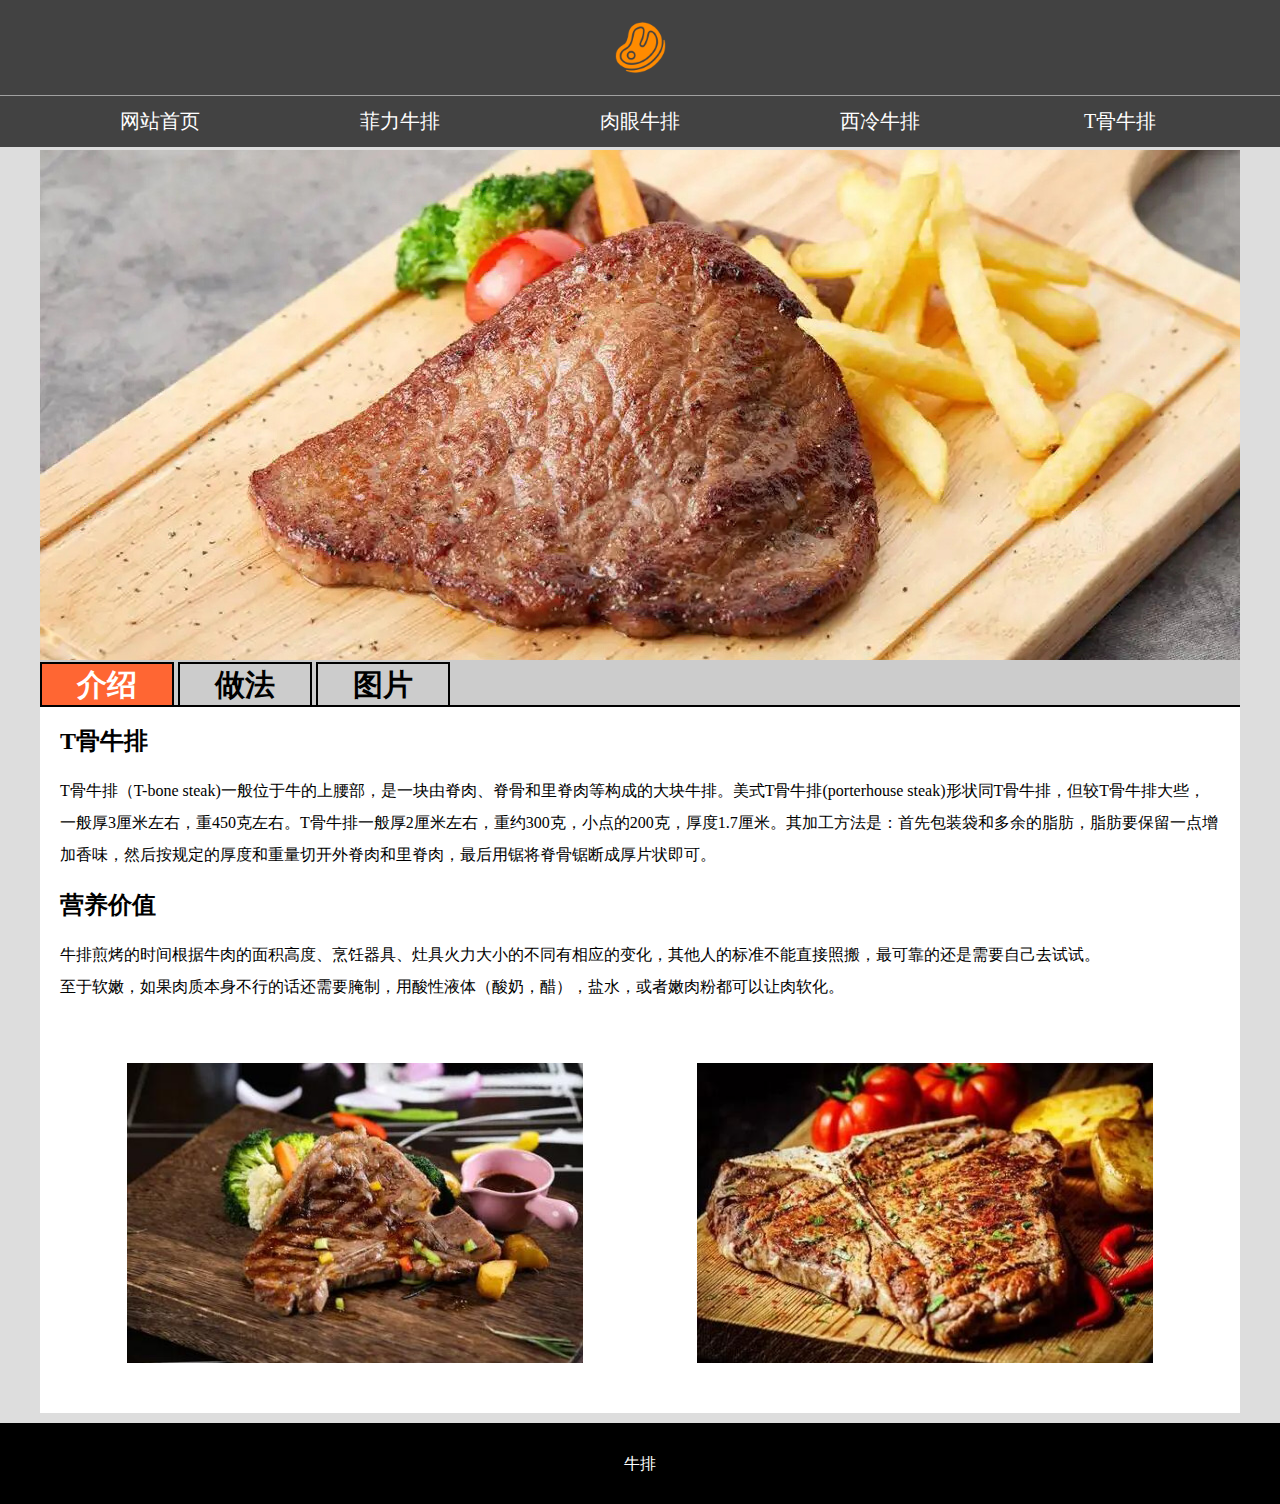
<file: zzh149/tgu.html>
<!DOCTYPE html>
<html lang="en">
<head>
<meta charset="utf-8">
<link href="css/all.css" rel="stylesheet" media="all" type="text/css" />
<title>牛排</title>
</head>
<body>
<header class="header">
  <div class="top"> <img width="75px" src="images/logo.png" />  </div>
  <div class="menu">
    <ul class="center">
      <li><a href="index.html">网站首页</a></li>
      <li><a href="feili.html">菲力牛排</a></li>
      <li><a href="rouyan.html">肉眼牛排</a></li>
      <li><a href="xileng.html">西冷牛排</a></li>
      <li><a href="tgu.html">T骨牛排</a></li>
    </ul>
  </div>
</header>
<div class="hei"></div>
<div class="content">
  <div class="ban"><img src="images/tg.jpg" width="100%" /></div>
  <div class="bar2"> <a href="tgu.html" class="hover">介绍</a> <a href="info4.html">做法</a> <a href="pic4.html" >图片</a> </div>
    <div class="con">
      <h3><span>T骨牛排</span></h3>
      T骨牛排（T-bone steak)一般位于牛的上腰部，是一块由脊肉、脊骨和里脊肉等构成的大块牛排。美式T骨牛排(porterhouse
      steak)形状同T骨牛排，但较T骨牛排大些，一般厚3厘米左右，重450克左右。T骨牛排一般厚2厘米左右，重约300克，小点的200克，厚度1.7厘米。其加工方法是：首先包装袋和多余的脂肪，脂肪要保留一点增加香味，然后按规定的厚度和重量切开外脊肉和里脊肉，最后用锯将脊骨锯断成厚片状即可。
      <h3><span>营养价值</span></h3>
      <p>牛排煎烤的时间根据牛肉的面积高度、烹饪器具、灶具火力大小的不同有相应的变化，其他人的标准不能直接照搬，最可靠的还是需要自己去试试。</p>
      <p>至于软嫩，如果肉质本身不行的话还需要腌制，用酸性液体（酸奶，醋），盐水，或者嫩肉粉都可以让肉软化。</p>
      <ul class="wqjs">
        <img src="images/b1.jpg" width="180" height="120" />
        <img src="images/b2.jpg" width="180" height="120" />
       
   
      </ul>
    </div>
    
  </div>
 <footer class="end">
    <p>牛排</p>
  </footer>
</body>

</html>
</file>
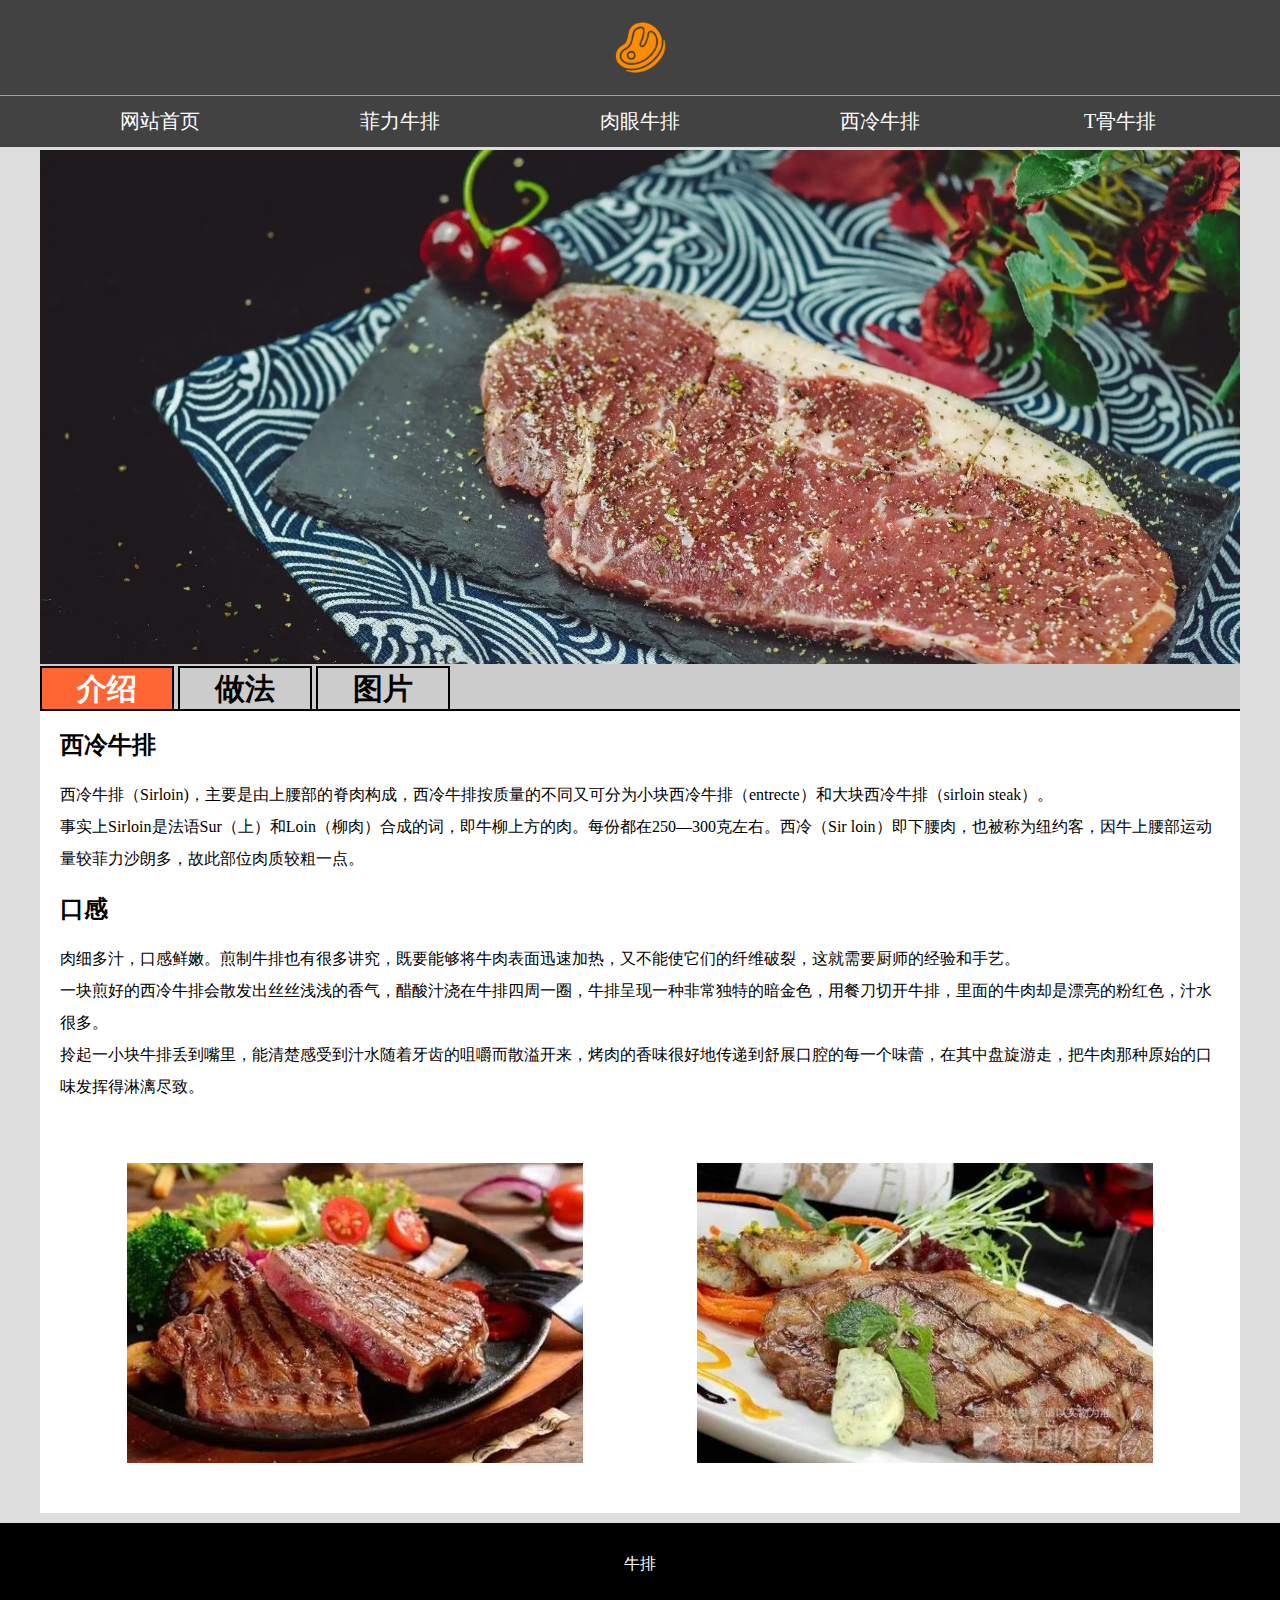
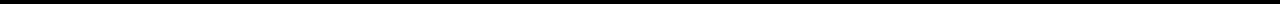
<file: zzh149/xileng.html>
<!DOCTYPE html>
<html lang="en">
<head>
<meta charset="utf-8">
<link href="css/all.css" rel="stylesheet" media="all" type="text/css" />
<title>牛排</title>
</head>
<body>
<header class="header">
  <div class="top"> <img width="75px" src="images/logo.png" />  </div>
  <div class="menu">
    <ul class="center">
      <li><a href="index.html">网站首页</a></li>
      <li><a href="feili.html">菲力牛排</a></li>
      <li><a href="rouyan.html">肉眼牛排</a></li>
      <li><a href="xileng.html">西冷牛排</a></li>
      <li><a href="tgu.html">T骨牛排</a></li>
    </ul>
  </div>
</header>
<div class="hei"></div>
<div class="content">
  <div class="ban"><img src="images/xl.jpg" width="100%" /></div>
  <div class="bar2"> <a href="xileng.html" class="hover">介绍</a> <a href="info3.html">做法</a> <a href="pic3.html">图片</a>  </div>
    <div class="con">
      <h3><span>西冷牛排</span></h3>
      西冷牛排（Sirloin)，主要是由上腰部的脊肉构成，西冷牛排按质量的不同又可分为小块西冷牛排（entrecte）和大块西冷牛排（sirloin steak）。<br />
      <p>事实上Sirloin是法语Sur（上）和Loin（柳肉）合成的词，即牛柳上方的肉。每份都在250—300克左右。西冷（Sir loin）即下腰肉，也被称为纽约客，因牛上腰部运动量较菲力沙朗多，故此部位肉质较粗一点。</p>
      <h3><span>口感</span></h3>
      <p>肉细多汁，口感鲜嫩。煎制牛排也有很多讲究，既要能够将牛肉表面迅速加热，又不能使它们的纤维破裂，这就需要厨师的经验和手艺。</p>
      <p>一块煎好的西冷牛排会散发出丝丝浅浅的香气，醋酸汁浇在牛排四周一圈，牛排呈现一种非常独特的暗金色，用餐刀切开牛排，里面的牛肉却是漂亮的粉红色，汁水很多。</p>
      <p>拎起一小块牛排丢到嘴里，能清楚感受到汁水随着牙齿的咀嚼而散溢开来，烤肉的香味很好地传递到舒展口腔的每一个味蕾，在其中盘旋游走，把牛肉那种原始的口味发挥得淋漓尽致。</p>
      <ul class="wqjs">
      <img src="images/x1.jpg" width="180" height="120" />
       <img src="images/x2.jpg" width="180" height="120" />
    
      </ul>
    </div>
   
  </div>
 <footer class="end">
    <p>牛排</p>
  </footer>
</body>

</html>
</file>
<file: zzh149/css/all.css>
/* CSS Document */


ul,li,h1,h2,h3,p {
	padding:0;
	margin:0;
	list-style:none;
}
a {
	text-decoration:none;
	color:white;
	font-size:20px;
}
body {
	margin:0 auto;
	line-height:21px;
	background:#ddd;
}
.text_center {
	text-align:left;
	line-height:35px;
}
.clear {
	clear:both;
}
img {
	display:block;
}
.center {
	width:1200px;
	margin:0 auto
}
.top {
	font-size:50px;
	padding:10px 0;
	text-align:center;
	line-height:80px;
	color:#fff;
	position:relative;
}
.top img {
	margin:0px auto;
}
.top span {
	position:absolute;
	top:20px;
	right:50px;
	line-height:24px;
}
.top span a {
	background:#cc0000;
	color:#fff;
	display:inline-block;
	padding:5px 20px;
}
.top span a:hover {
	background:#ff6633;
}
.hei10 {
	height:10px;
}
.header {
	width:100%;
	position:absolute;
	z-index:55;
	left:0;
	top:0;
	background:rgba(0,0,0,0.7)
}
.menu {
	width:100%;
	text-align:center;
	border-top:rgba(255,255,255,0.5) solid 1px;
}
.menu li a {
	color:#fff;
	display:block
}
.menu li {
	float:left;
	padding:15px 0px;
	width:20%;
}
.menu li:hover {
	background:#993300
}
.content {
	background:#fff;
	font-size:16px;
	color:#000;
	width:1200px;
	margin-left:auto;
	margin-right:auto
}
.content h3 {
	font-size:24px;
	margin-top:10px;
	margin-bottom:10px;
}
.hei {
	height:150px
}
.content ul {
	margin:0 auto;
	margin:10px;
	line-height:30px;
	font-size:16px;
	float:none;
}
.bar2 {
	border-bottom:#000000 solid 2px;
	background:#ccc
}
.bar2 a {
	border:#000 solid 2px;
	font-size:30px;
	position:relative;
	top:2px;
	font-weight:bold;
	padding:10px 35px;
	color:#000;
	display:inline-block
}
.bar2 a.hover {
	background:#FF6633;
	color:#fff
}
.wqjs {
	text-align:center;
	float:right;
}
.con {
	line-height:2;
	font-size:16px;
	padding:0 20px
}
.imgs {
	width:200px;
	height:150px;
}
.wqjs {
	display:flex;
	padding:50px 0
}
.wqjs  img {
	display:block;
	margin:0 auto;
	width:40%;
	height:300px;
	object-fit:cover;
}
.mynew {
	background:#000;
	padding:20px 0
}
.mynew ul {
	width:1200px;
	margin:0 auto;
	display:flex;
}
.mynew li {
	width:25%;
	border:#fff solid 3px;
	margin:1%;
}
.mynew li img {
	width:100%;
	height:370px;
	object-fit:cover
}
.bg1 {
	background:url(../images/banner2.jpg) no-repeat center;
	padding:50px 0;
	height:400px;
	width:50%;
	float:left;
	line-height:2;
	font-size:18px;
	background-size:cover;
	color:#fff;
}
.bg2 {
	background:url(../images/banner1.jpg) no-repeat center;
	padding:50px 0;
	height:400px;
	width:50%;
	float:left;
	line-height:2;
	font-size:18px;
	background-size:cover;
	color:#fff;
}
.bg1 .pd,.bg2 .pd {
	padding:40px;
}
.end {
	clear:both;
	background-size:100%;
	color:#fff;
	padding:30px 0;
	background:#000;
	text-align:center;
}
.picture li {
	float:right;
	width:33.3%;
	text-align:center;
	margin-top:5px;
}
.picture li img {
	width:300px;
	border-radius:5px;
}
img {
	max-width:100%;
}
.left {
	float:left;
	width:840px;
	padding:0 15px;
	line-height:35px;
	padding-bottom:30px;
	padding-left:15px;
}
.left1 {
	float:right;
	margin-right:10px;
}
.left h3 {
	}.left h3 span {
	display:inline-block;
}
.right {
	float:right;
	line-height:35px;
	width:280px;
	padding-right:20px;
	text-align:center;
}
.right h3 {
	text-align:center;
}
.right1 {
	float:left;
}
.bar {
	border:#000 dashed 1px;
	margin:20px;
	clear:both;
	background:#ccc;
	color:#000;
	font-weight:bold;
	padding:8px 15px;
}
.hei10 {
	height:10px;
}
.list p {
	margin-bottom:10px;
}
.list {
	margin-top:15px;
	padding-bottom:30px;
}
.list ul:after {
	content:'';
	display:block;
	clear:both
}
.list li {
	float:left;
	width:29.3%;
	margin:2%;
	box-shadow:10px 10px 5px #aaa;
	border-radius:20px;
	overflow:hidden;
}
.list li img {
	width:100%;
	object-fit:cover;
	height:330px;
	display:block;
}
.padding {
	margin-top:10px;
}
.zuoze {
	margin-top:15px;
	text-align:right;
}
.ciqu {
	float:right;
	width:280px;
}
.ciqu1 {
	float:left;
	width:280px;
}
.anniu {
	background:#ff6666;
	color:fff;
	display:inline-block;
	border-radius:5px;
	padding:5px 30px;
	margin-top:20px;
}
.anniu:hover {
	background:#990000;
}
.banner {
	clear:both;
}
</file>
